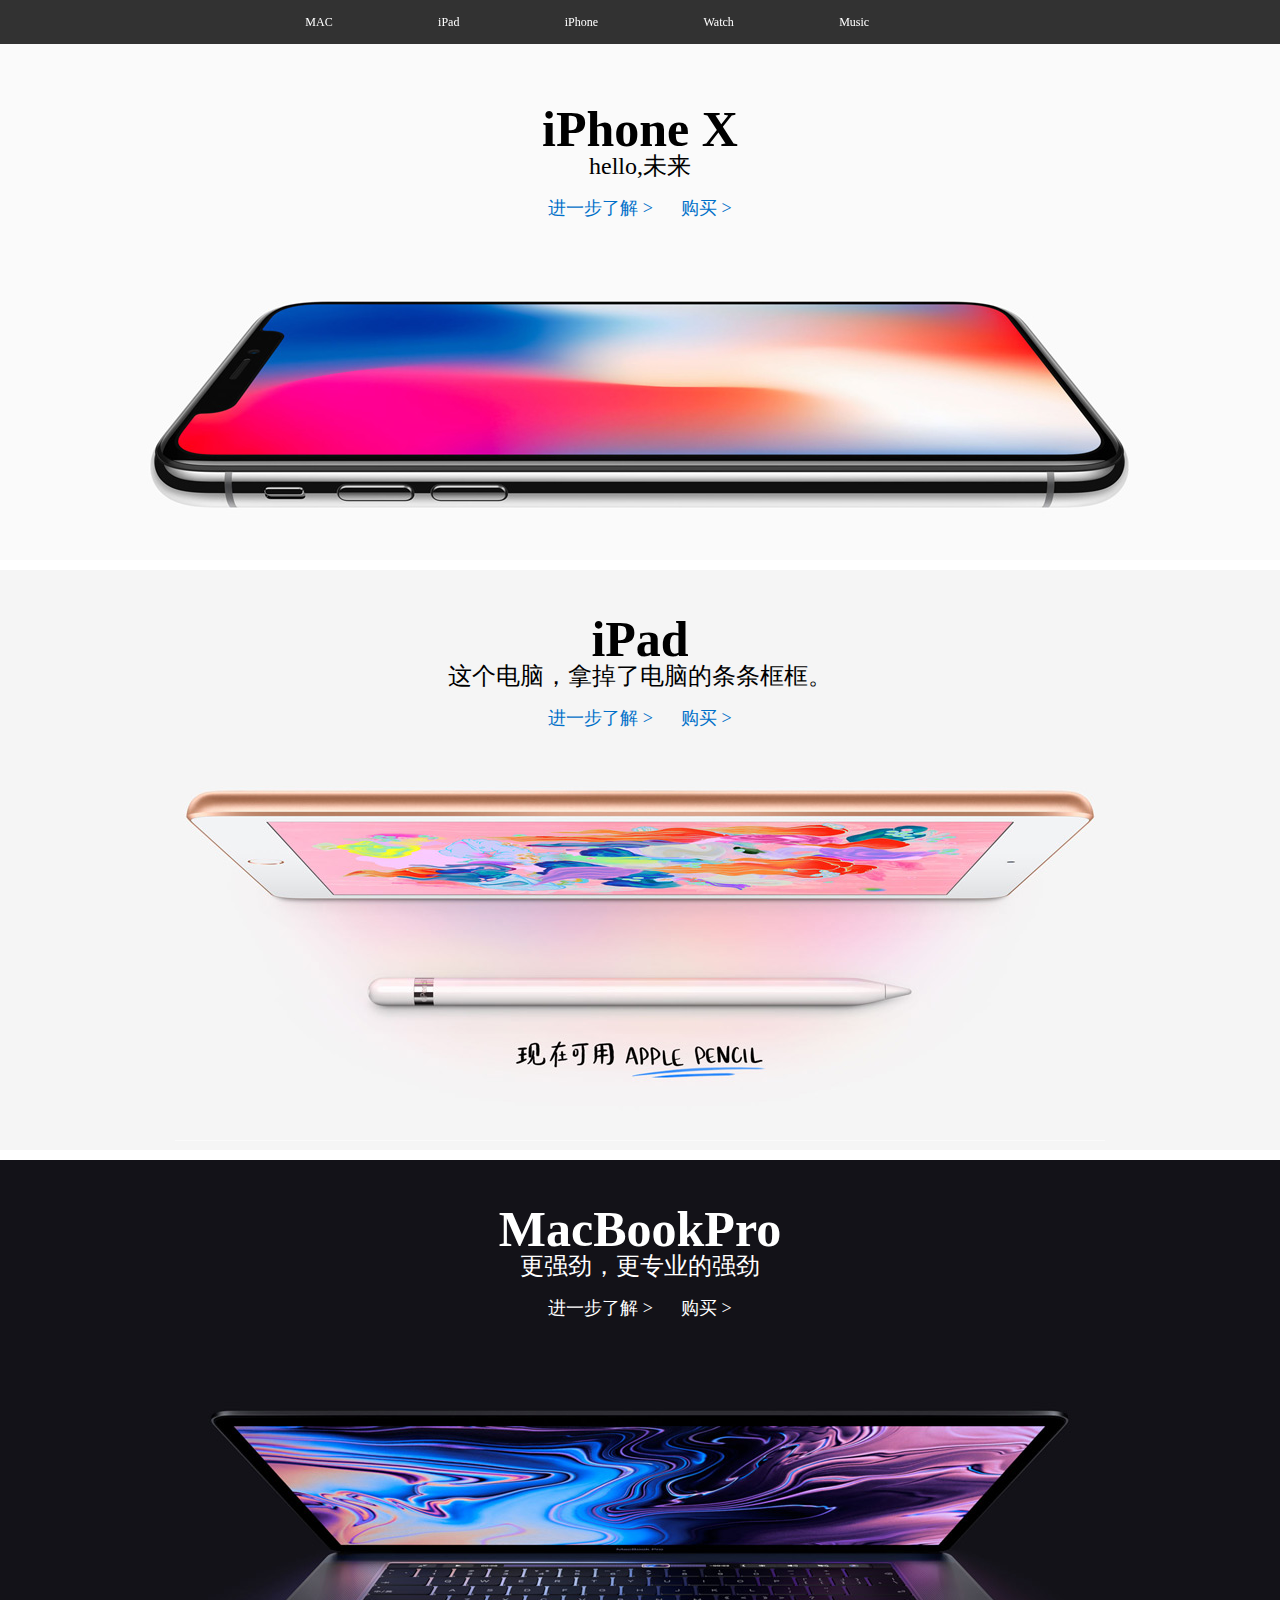
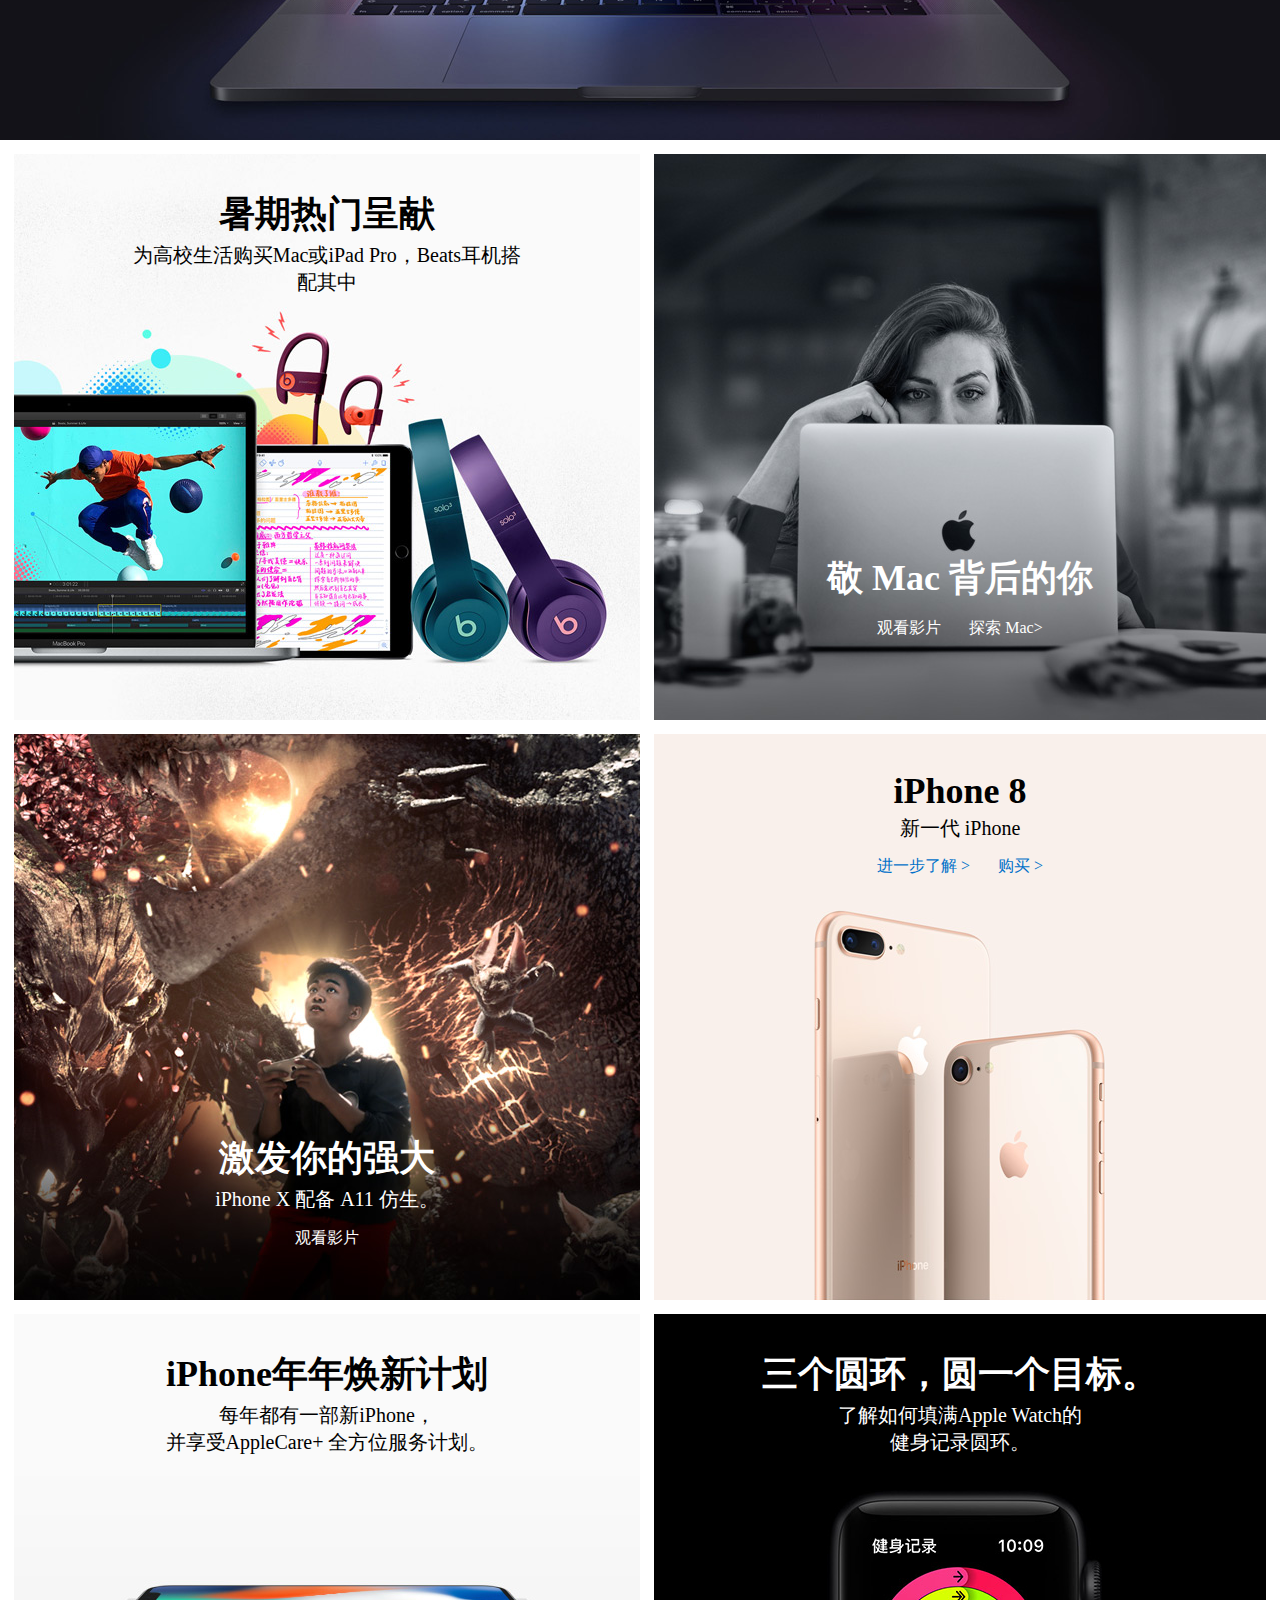
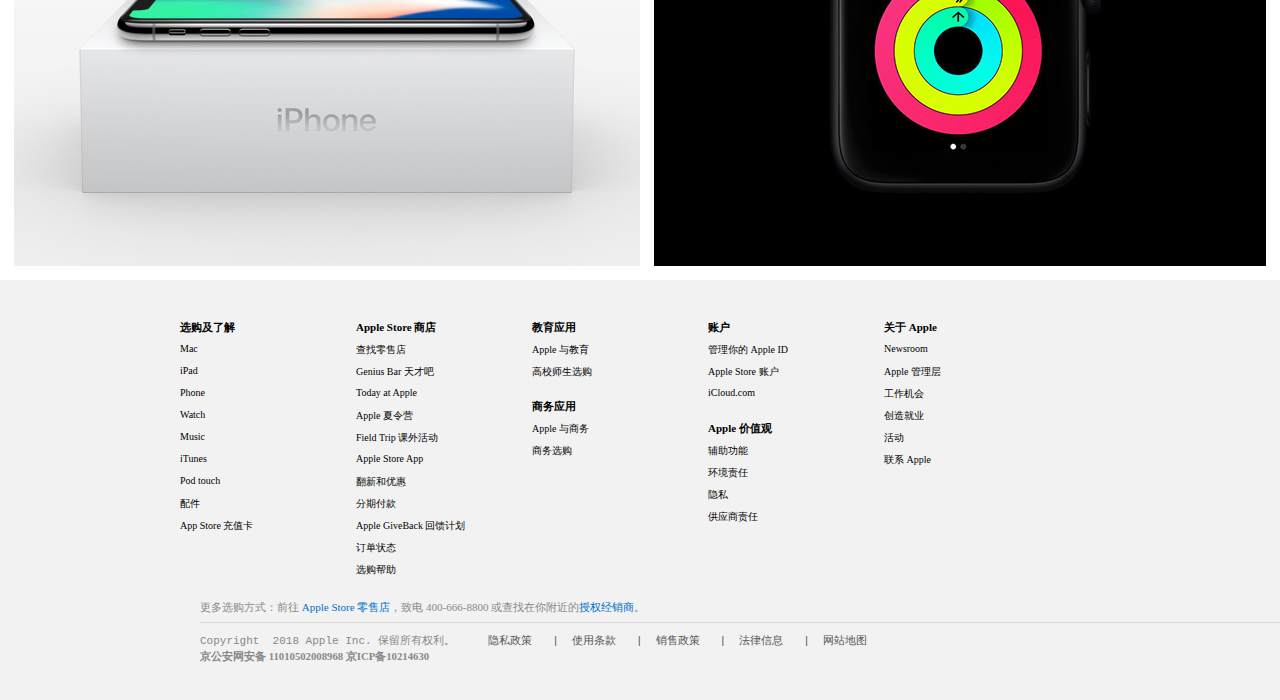
<file: index.html>
<!DOCTYPE html>
<html lang="en">
<head>
	<meta charset="UTF-8">
	<title>响应式布局</title>
	<link rel="stylesheet" href="https://at.alicdn.com/t/font_796730_83frengqdyp.css">
	<link rel="stylesheet" href="">
	<link rel="stylesheet" href="css/index.css">
	<script src="js/jquery-3.3.1.js"></script>

</head>
<body>
	<!-- 				阈值
	（普通手机）小小屏：小于768px;
	pad/小屏：小于768px - - 992px;
	普通桌面显示器/中屏：小于992px - - 1200px;
	大屏幕PC：1200px;
	 -->
	 <header>
	 	<a href="javascript:" class="iconfont icon-menu"></a>
		<a href="" class="list iconfont icon-apple"></a>
		<a href="" class="text">MAC</a>
		<a href="" class="text">iPad</a>
		<a href="" class="text">iPhone</a>
		<a href="" class="text">Watch</a>
		<a href="" class="text">Music</a>
		<a href="" class="text iconfont icon-sousuo"></a>
		<a href="" class="list iconfont icon-gouwudai"></a>
	</header>
	<!--下拉菜单-->
	<div class="push">
		<div class="texti">
			<input type="text" placeholder="搜索 apple.com">
			<i class="iconfont icon-sousuo" style="text-decoration: none"></i>
			<div class="cancel">取消</div>
		</div>
		<div class="blur">
			<div class="text">Mac</div>
			<div class="text">iPad</div>
			<div class="text">iPhone</div>
			<div class="text">Watch</div>
			<div class="text">Music</div>
			<p>技术支持</p>
		</div>
		<div class="focus">
			<p>快速链接</p>
			<div class="text">查找零店</div>
			<div class="text">配件</div>
			<div class="text">iPod</div>
			<div class="text">iOS</div>
		</div>

	</div>
	<div class="iphone-x">
		<h2>iPhone X</h2>
		<p>hello,未来</p>
		<div class="link">
			<a href="">进一步了解 &gt;</a>
			<a href="">购买 &gt;</a>
		</div>
	</div>
	<div class="ipad">
		<h2>iPad</h2>
		<p>这个电脑，拿掉了电脑的条条框框。</p>
		<div class="link">
			<a href="">进一步了解 &gt;</a>
			<a href="">购买 &gt;</a>
		</div>
	</div>
	<div class="macbookpro">
		<h2>MacBookPro</h2>
		<p>更强劲，更专业的强劲</p>
		<div class="link">
			<a href="">进一步了解 &gt;</a>
			<a href="">购买 &gt;</a>
		</div>
	</div>
	<div class="nav">
		<ul>
			<li>
				<h2>暑期热门呈献</h2>
				<p>为高校生活购买Mac或iPad Pro，Beats耳机搭<br>
				配其中</p>
			</li>
			<li>
				<h2>敬 Mac 背后的你</h2>
				<div class="play">
					<a href="">观看影片</a>
					<i class="iconfont icon-bofang"></i>
					<a href="" id="tansuo">探索 Mac&gt;</a>
				</div>
			</li>
			<li>
				<h2>激发你的强大</h2>
				<p>iPhone X 配备 A11 仿生。</p>
				<div class="play">
					<a href="">观看影片</a>
					<i class="iconfont icon-bofang"></i>
				</div>
			</li>
			<li>
				<h2>iPhone 8</h2>
				<p>新一代 iPhone</p>
				<div class="link">
					<a href="">进一步了解 &gt;</a>
					<a href="">购买 &gt;</a>
				</div>
			</li>
			<li>
				<h2>iPhone年年焕新计划</h2>
				<p>每年都有一部新iPhone，<br>
				并享受AppleCare+ 全方位服务计划。</p>
			</li>
			<li>
				<h2>三个圆环，圆一个目标。</h2>
				<p>了解如何填满Apple Watch的<br>
				健身记录圆环。</p>
			</li>
		</ul>
		<footer>
			<dl>
				<dt>选购及了解</dt>
				<a href=""><dd>Mac</dd></a>
				<a href=""><dd>iPad</dd></a>
				<a href=""><dd>Phone</dd></a>
				<a href=""><dd>Watch</dd></a>
				<a href=""><dd>Music</dd></a>
				<a href=""><dd>iTunes</dd></a>
				<a href=""><dd>Pod touch</dd></a>
				<a href=""><dd>配件</dd></a>
				<a href=""><dd>App Store 充值卡</dd></a>
			</dl>
			<dl>
				<dt>Apple Store 商店</dt>
				<a href=""><dd>查找零售店</dd></a>
				<a href=""><dd>Genius Bar 天才吧</dd></a>
				<a href=""><dd>Today at Apple</dd></a>
				<a href=""><dd>Apple 夏令营</dd></a>
				<a href=""><dd>Field Trip 课外活动</dd>		</a>
				<a href=""><dd>Apple Store App</dd></a>
				<a href=""><dd>翻新和优惠</dd></a>
				<a href=""><dd>分期付款</dd></a>
				<a href=""><dd>Apple GiveBack 回馈计划</dd></a>
				<a href=""><dd>订单状态</dd></a>
				<a href=""><dd>选购帮助</dd></a>
			</dl>
			<dl>
				<dt>教育应用</dt>
				<a href=""><dd>Apple 与教育</dd></a>
				<a href=""><dd>高校师生选购</dd></a>
				<dt>商务应用</dt>
				<a href=""><dd>Apple 与商务</dd></a>
				<a href=""><dd>商务选购</dd></a>
			</dl>
			<dl>
				<dt>账户</dt>
				<a href=""><dd>管理你的 Apple ID</dd></a>
				<a href=""><dd>Apple Store 账户</dd></a>
				<a href=""><dd>iCloud.com</dd></a>
				<dt>Apple 价值观</dt>
				<a href=""><dd>辅助功能</dd></a>
				<a href=""><dd>环境责任</dd></a>
				<a href=""><dd>隐私</dd></a>
				<a href=""><dd>供应商责任</dd></a>
			</dl>
			<dl>
				<dt>关于 Apple</dt>
				<a href=""><dd>Newsroom</dd></a>
				<a href=""><dd>Apple 管理层</dd></a>
				<a href=""><dd>工作机会</dd></a>
				<a href=""><dd>创造就业</dd></a>
				<a href=""><dd>活动</dd></a>
				<a href=""><dd>联系 Apple</dd></a>
			</dl>
			<div class="add">
				<ol>
					<li>选购及了解<a href="javascript:"><i class="iconfont icon-jiahao"></i></a></li>
					<div class="text_list">
						<a href="">Mac</a>
						<a href="">iPad</a>
						<a href="">Phone</a>
						<a href="">Watch</a>
						<a href="">Music</a>
						<a href="">iTunes</a>
						<a href="">Pod touch</a>
						<a href="">配件</a>
						<a href="">App Store 充值卡</a>
					</div>
					<li>Apple Store 商店 <a href="javascript:"><i class="iconfont icon-jiahao"></i></a></li>
					<div class="text_list">
						<a href="">查找零售店</a>
						<a href="">Genius Bar 天才吧</a>
						<a href="">Today at Apple</a>
						<a href="">Apple 夏令营</a>
						<a href="">Field Trip 课外活动	</a>
						<a href="">Apple Store App</a>
						<a href="">翻新和优惠</a>
						<a href="">分期付款</a>
						<a href="">Apple GiveBack 回馈计划</a>
						<a href="">订单状态</a>
						<a href="">选购帮助</a>
					</div>
					<li>教育应用 <a href="javascript:"><i class="iconfont icon-jiahao"></i></a></li>
					<div class="text_list">
						<a href="">Apple 与教育</a>
						<a href="">高校师生选购</a>
					</div>
					<li>商务应用 <a href="javascript:"><i class="iconfont icon-jiahao"></i></a></li>
					<div class="text_list">
						<a href="">Apple 与商务</a>
						<a href="">商务选购</a>
					</div>
					<li>账户 <a href="javascript:"><i class="iconfont icon-jiahao"></i></a></li>
					<div class="text_list">
						<a href="">管理你的 Apple ID</a>
						<a href="">Apple Store 账户</a>
						<a href="">iCloud.com</a>
					</div>
					<li>Apple 价值观 <a href="javascript:"><i class="iconfont icon-jiahao"></i></a></li>
					<div class="text_list">
						<a href="">辅助功能</a>
						<a href="">环境责任</a>
						<a href="">隐私</a>
						<a href="">供应商责任</a>
					</div>
					<li>关于 Apple <a href="javascript:"><i class="iconfont icon-jiahao"></i></a></li>
					<div class="text_list">
						<a href="">Newsroom</a>
						<a href="">Apple 管理层</a>
						<a href="">工作机会</a>
						<a href="">创造就业</a>
						<a href="">活动</a>
						<a href="">联系 Apple</a>
					</div>
				</ol>
			</div>
		</footer>
		<div class="foot">
			<div class="bottom">
				<p>更多选购方式：前往 <a href="">Apple Store 零售店</a>，致电 400-666-8800 或查找在你附近的<a href="">授权经销商</a>。</p>
				<pre>Copyright  2018 Apple Inc. 保留所有权利。
				<a href="">  隐私政策   <span>|</span></a>
				<a href="">  使用条款   <span>|</span></a>
				<a href="">  销售政策   <span>|</span></a>
				<a href="">  法律信息   <span>|</span></a>
				<a href="">  网站地图</a>
				<i class="iconfont icon-yuyan-zhongguo"></i>
				<a href="">中国</a>
				</pre>
				<h6>京公安网安备 11010502008968 京ICP备10214630</h6>
			</div>
		</div>
		<div class="foot-mix">
			<div class="bottom">
				<p>更多选购方式：前往 <a href="">Apple Store 零售店</a>，致电 400-666-8800 或查找在你附近的<a href="">授权经销商</a>。</p>
				<div class="china">
					<i class="iconfont icon-yuyan-zhongguo"></i>
					<a href="">中国</a>
				</div>
				<pre>Copyright  2018 Apple Inc. 保留所有权利。</pre>
				<div class="flower">
					<a href="">  隐私政策   <span>|</span></a>
					<a href="">  使用条款   <span>|</span></a>
					<a href="">  销售政策   <span>|</span></a>
					<a href="">  法律信息   <span>|</span></a>
					<a href="">  网站地图</a>
				</div>
				<h6>京公安网安备 11010502008968 京ICP备10214630</h6>
			</div>
		</div>
	</div>
	<script src="js/jq.js"></script>
</body>
</html>
</file>
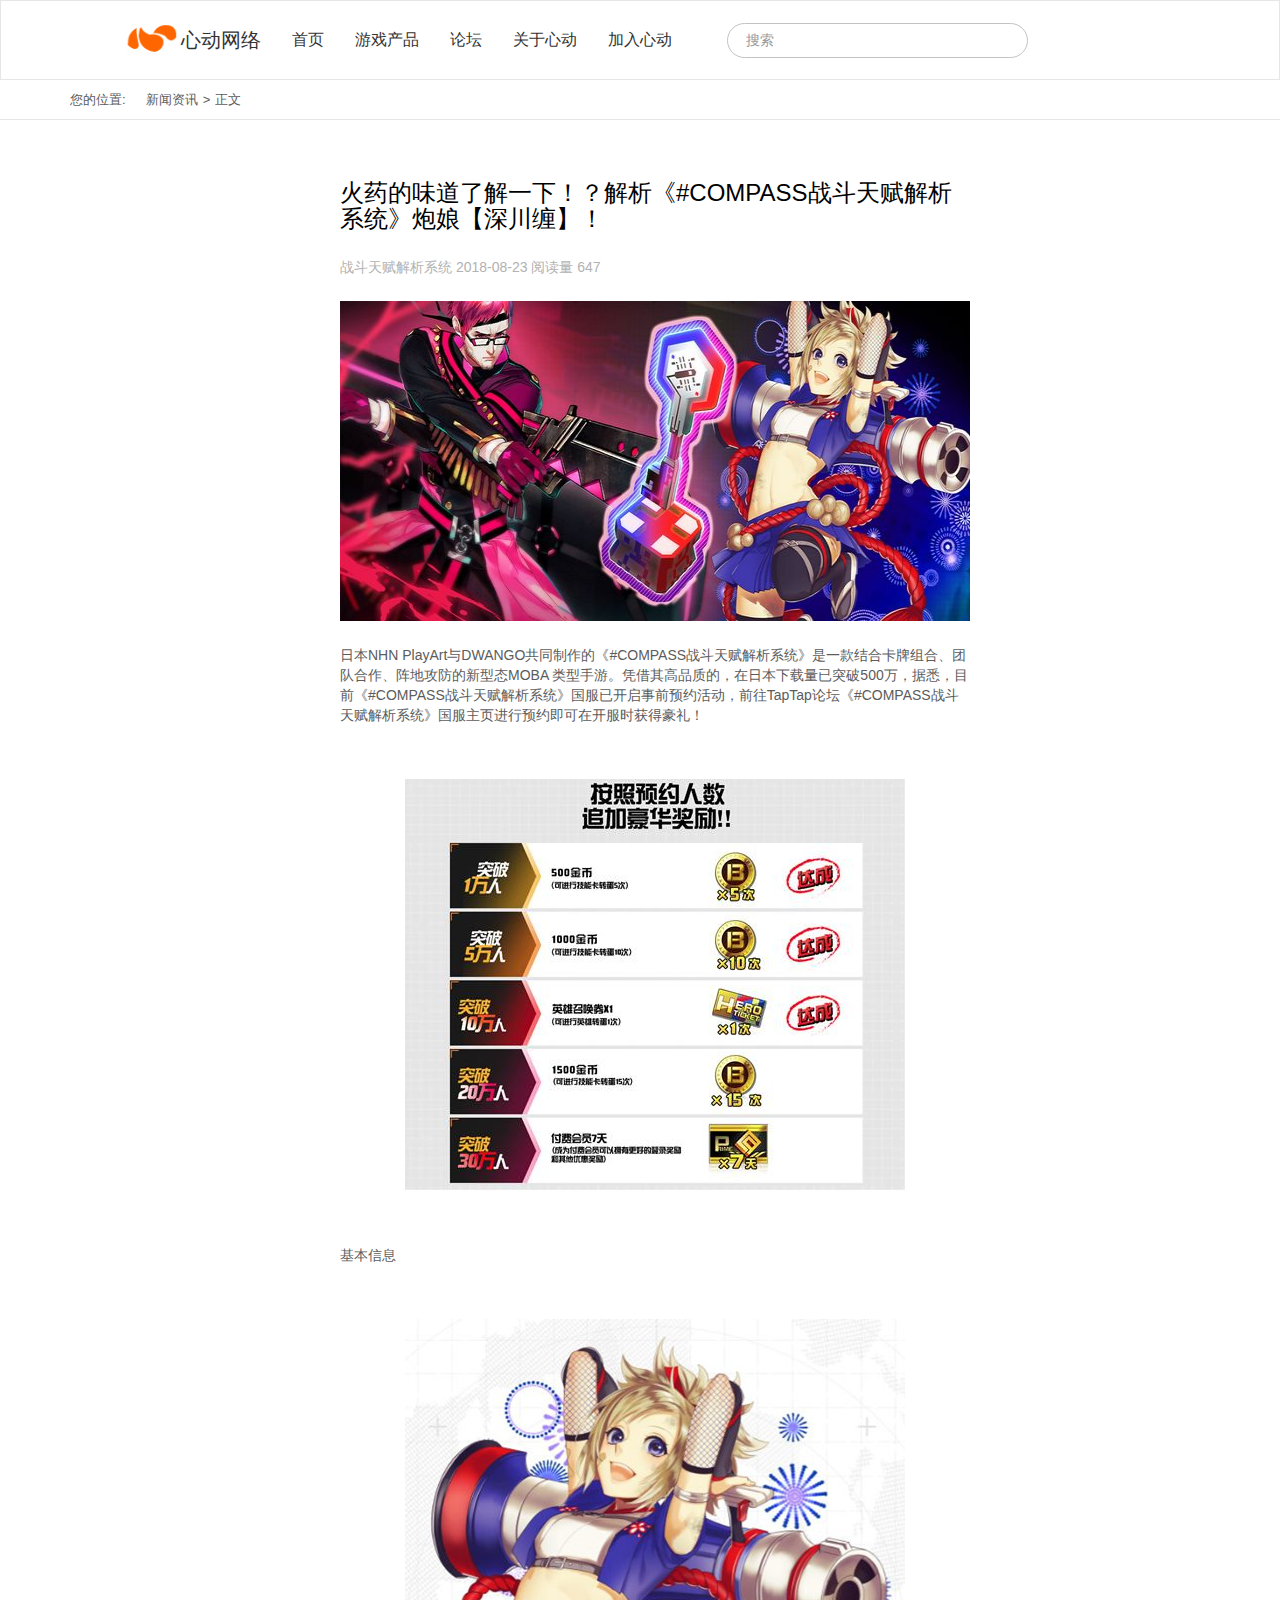
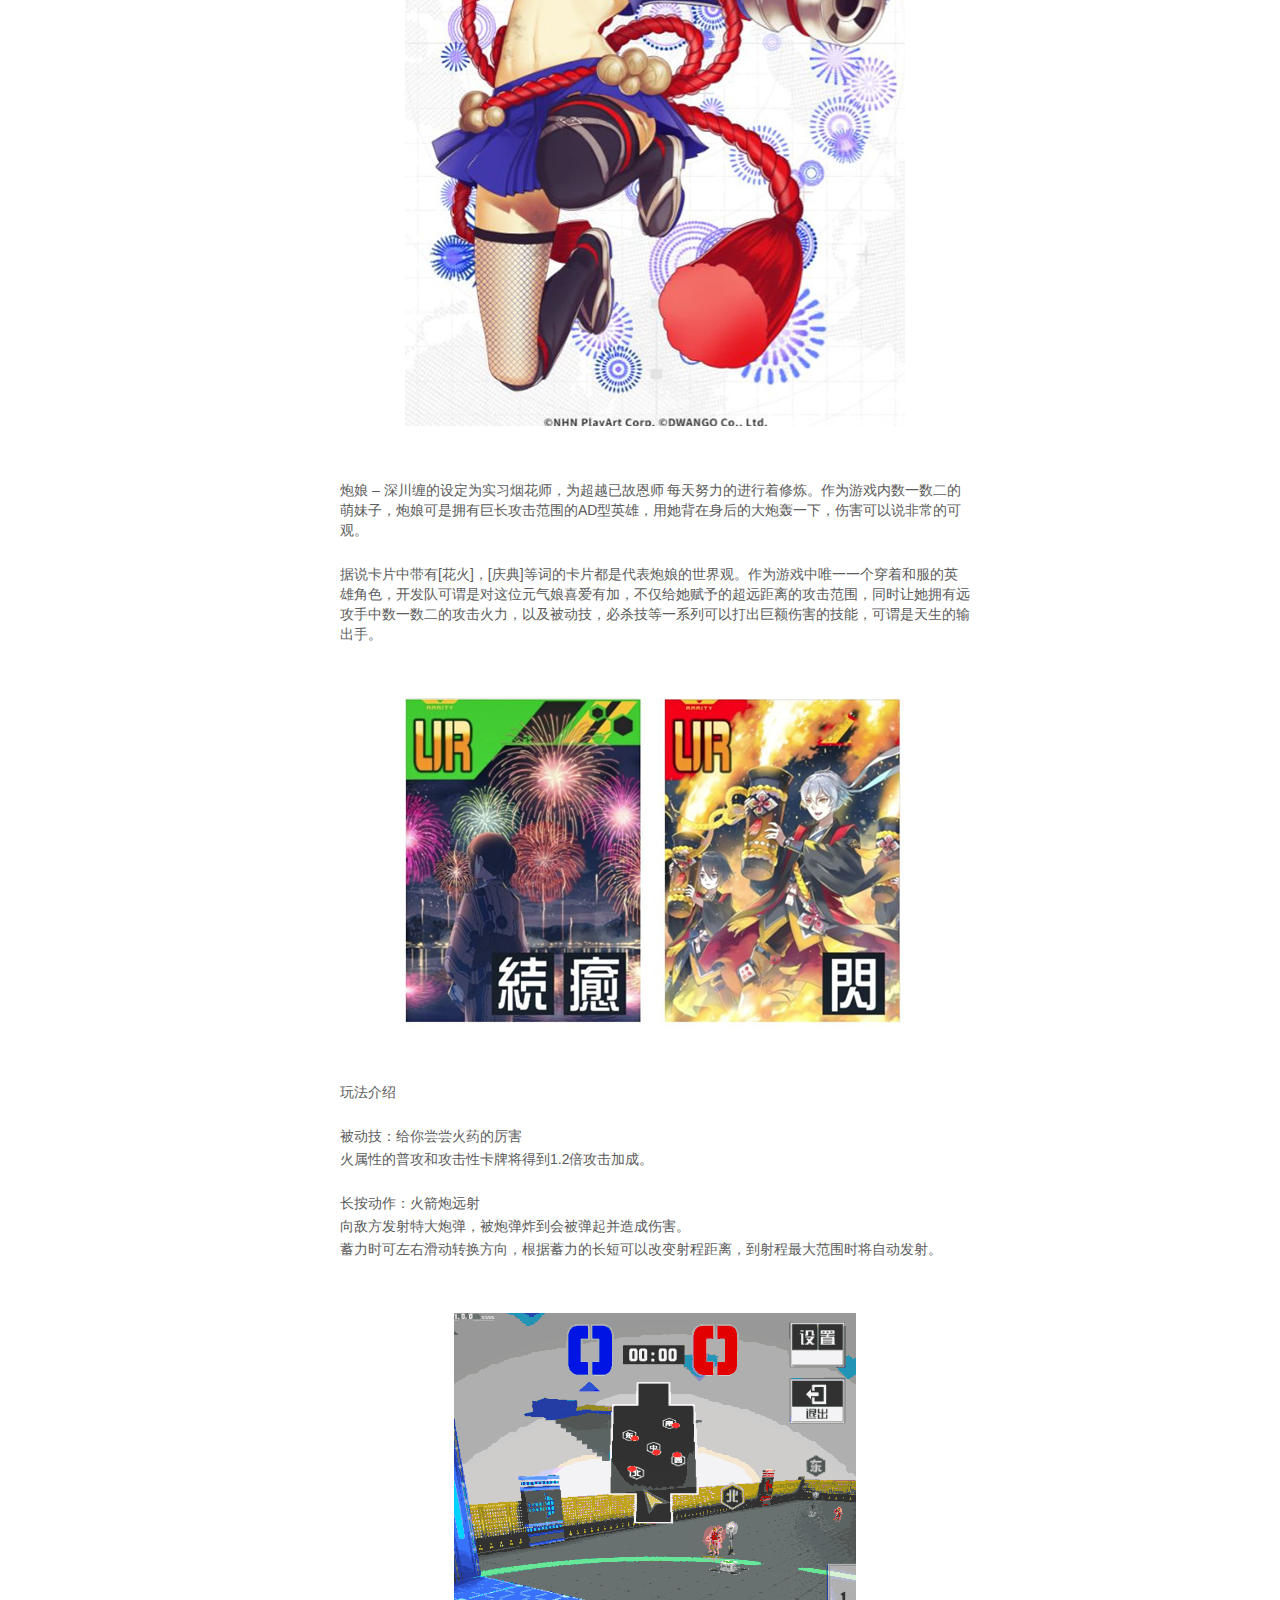
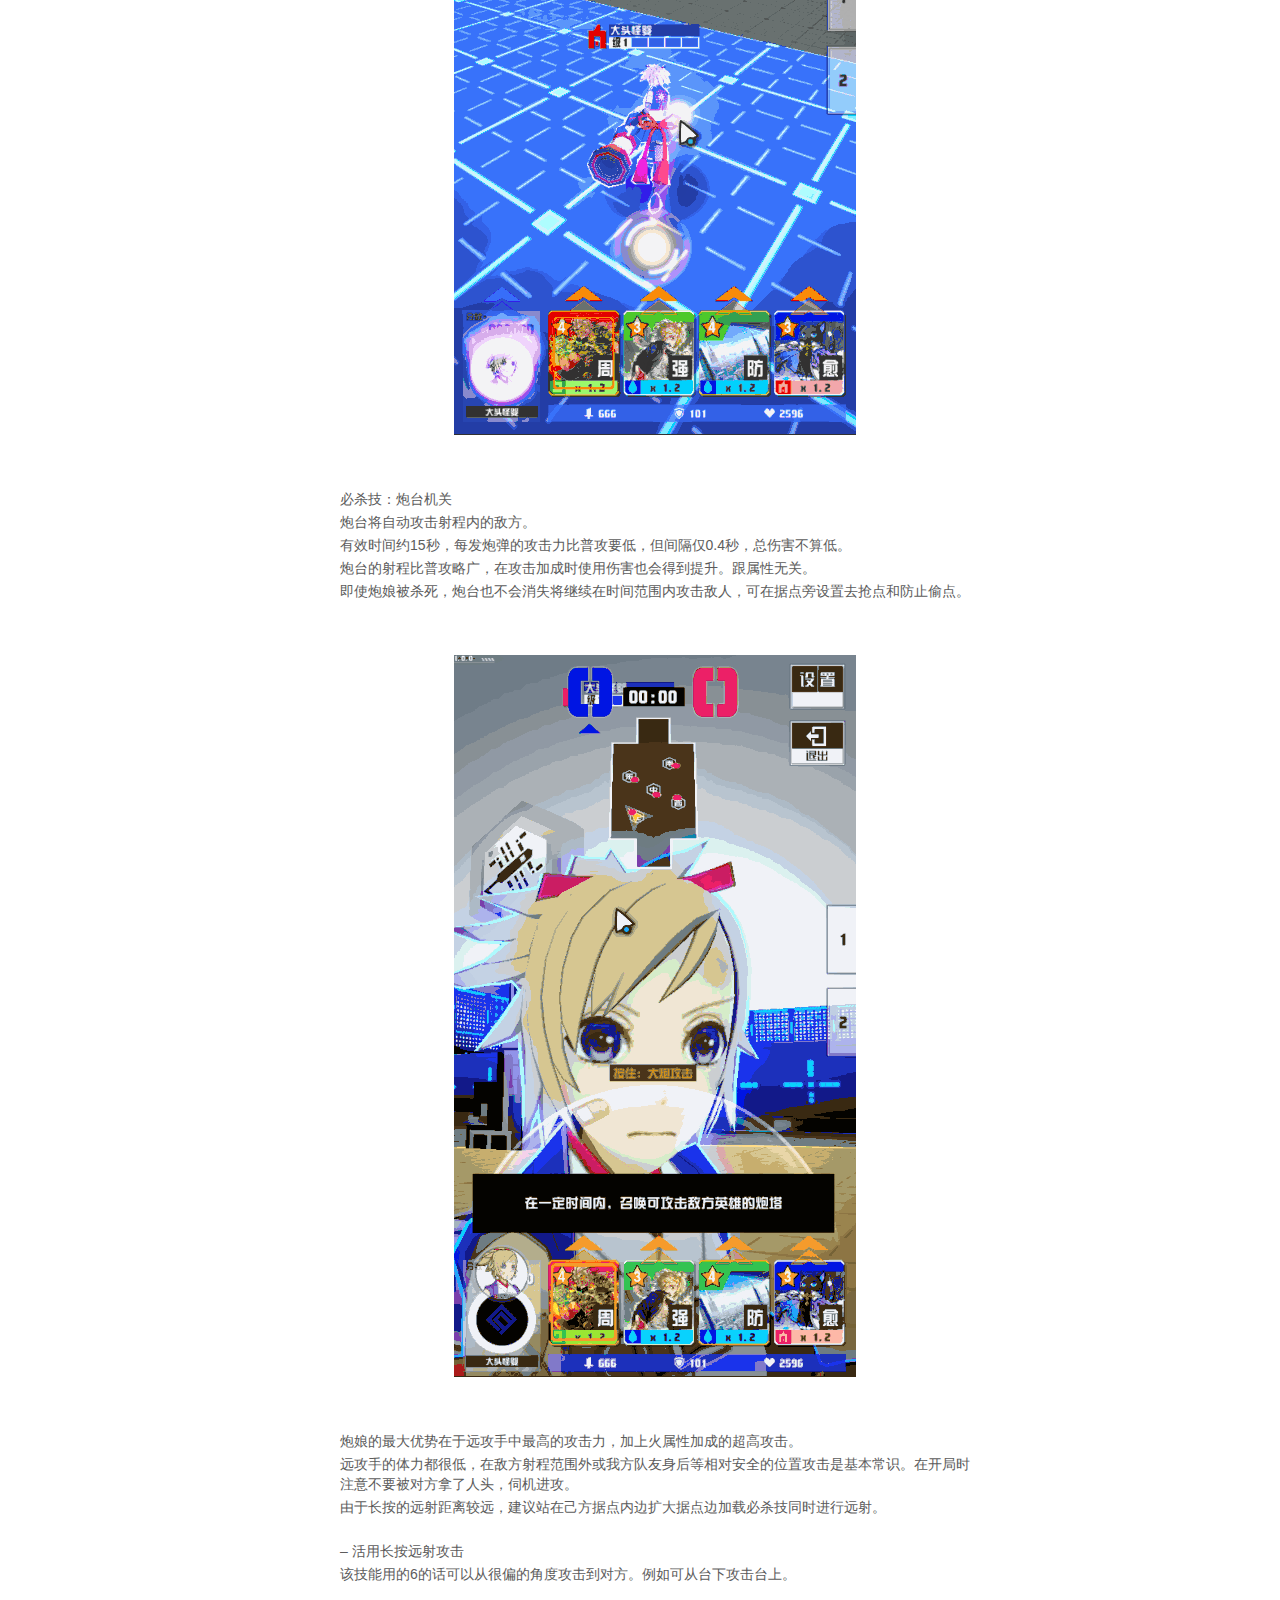
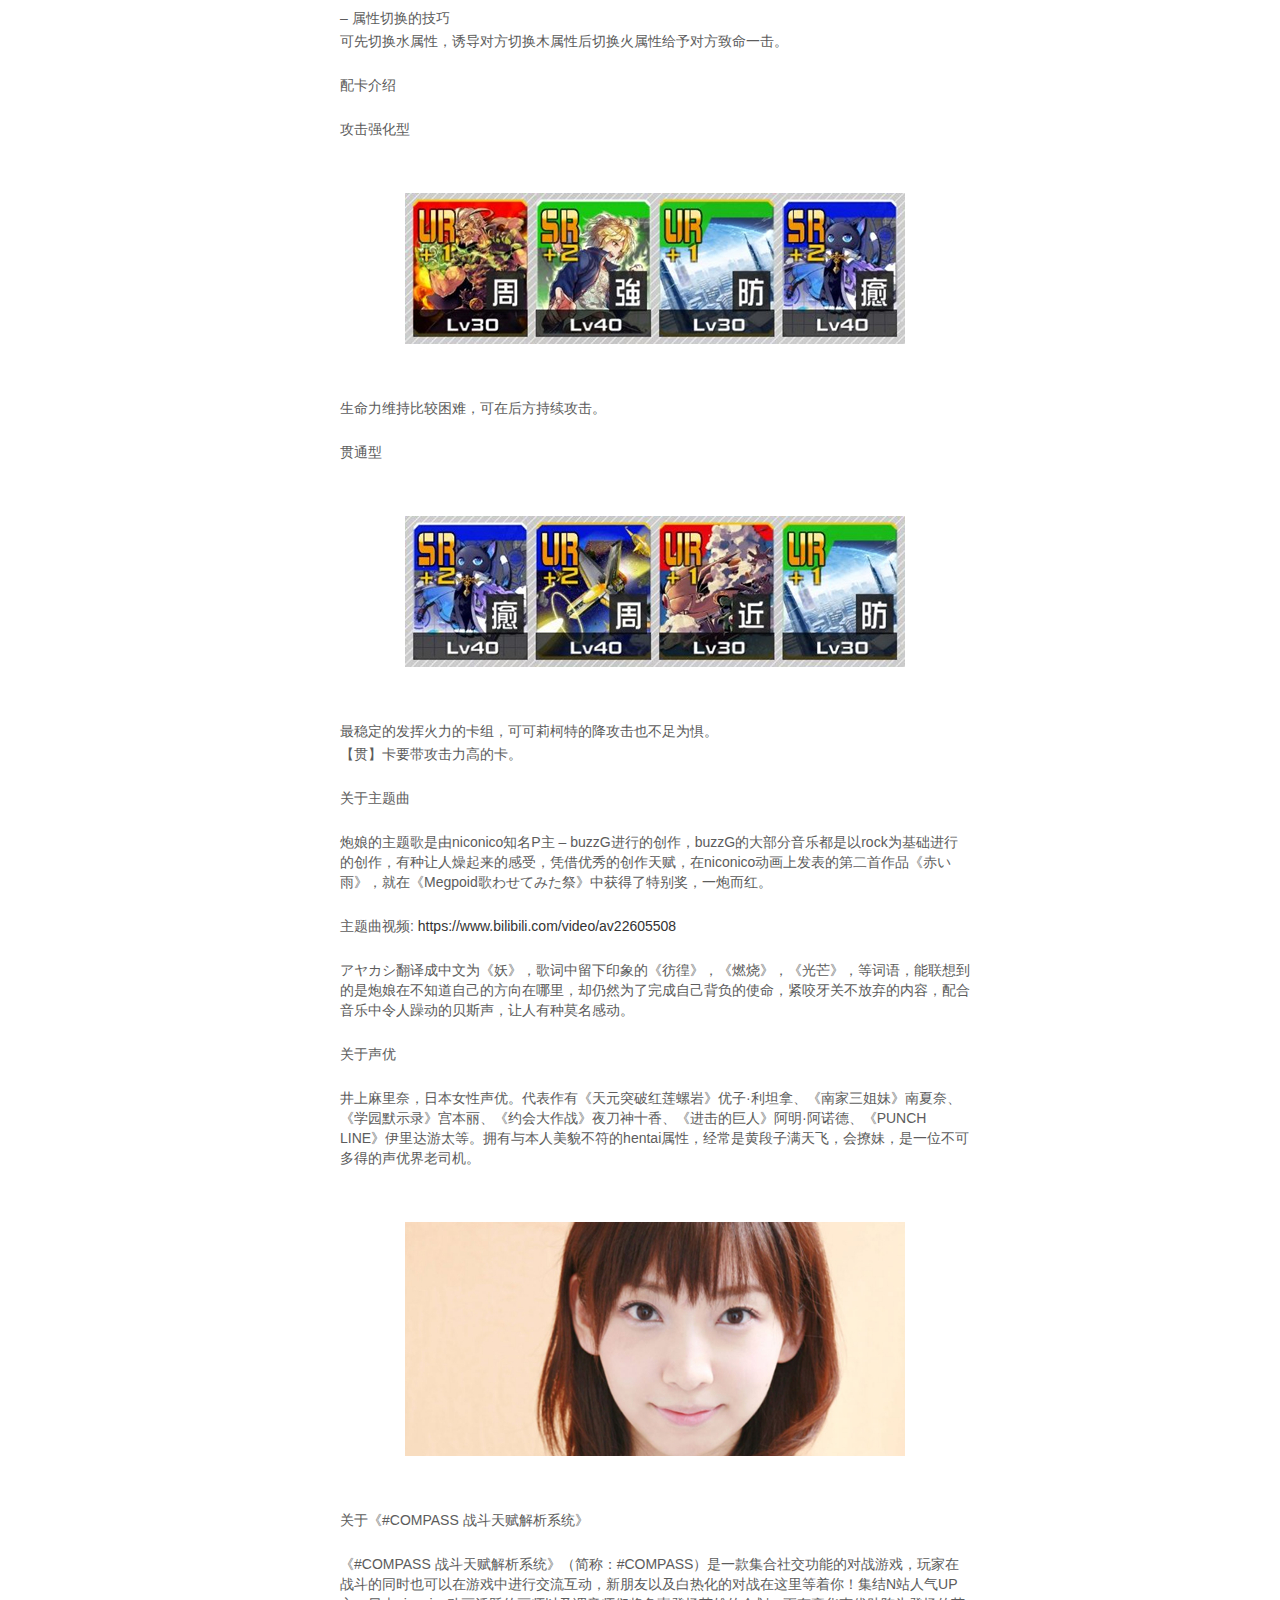
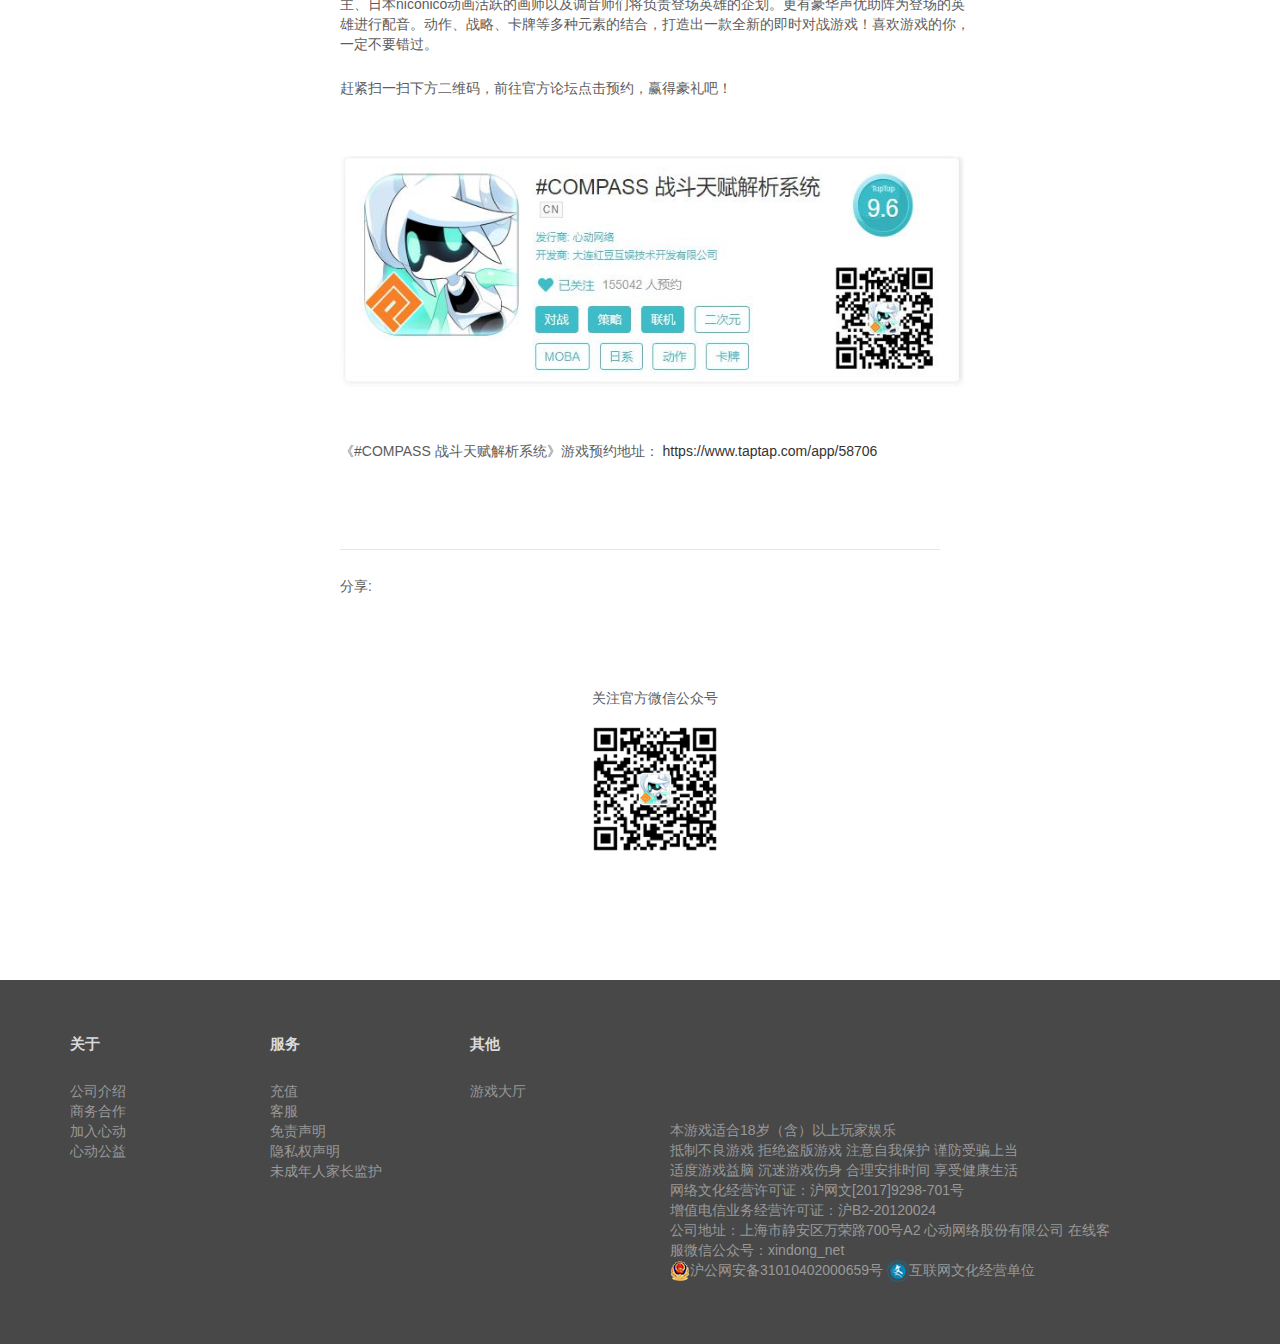
<file: js/企业站/detail.html>
<!DOCTYPE html>
<html lang="en">
<head>
    <meta charset="UTF-8">
    <title>详情</title>

    <link rel="stylesheet" href="css/detail.css">
    <link rel="stylesheet" href="css/bootstrap.css">
	<link rel="stylesheet" href="css/base.css">
    <link rel="stylesheet" href="https://at.alicdn.com/t/font_809593_wknhb01iho9.css">
</head>
<body>
	<!-- 导航栏开始 -->
	<nav>
		<div class="container">
			<div href="" class="list-title">
				<i class="iconfont icon-liebiao1"></i>
				<img src="img/icon-60.jpg" alt="">
				<span>心动网络</span>
			</div>
			<div href="" class="list-game">
				<span>GAME</span>
				<i class="iconfont icon-grey"></i>
			</div>
			<a href="index.html" class="list-text">首页</a>
			<a href="list.html" class="list-text">游戏产品</a>
			<a href="forum.html" class="list-text">论坛</a>
			<a href="" class="list-text">关于心动</a>
			<a href="" class="list-text">加入心动</a>
			<input type="text" placeholder="搜索" class="search">
			<i class="iconfont icon-sousuo"></i>
			<div href="" class="list-person" >
				<i class="iconfont icon-ren1"></i>
				<i class="iconfont icon-icon"></i>
			</div>
		</div>
	</nav>	
	<!-- 导航栏结束 -->
	<!-- 标题开始 -->
	<div class="header">
		<div class="container">
			<ul>
				<li>您的位置:</li>
				<li>新闻资讯</li>
				<li>></li>
				<li>正文</li>
			</ul>
		</div>
	</div>
	<!-- 标题结束 -->
	<!-- 内容开始 -->
	<div class="contact">
		<div class="container">
			<ul>
				<li><h1>
					火药的味道了解一下！？解析《#COMPASS战斗天赋解析系统》炮娘【深川缠】！
				</h1></li>
				<li>战斗天赋解析系统 2018-08-23 阅读量 647</li>
				<li><img src="img/1.jpg" alt=""></li>
				<li>日本NHN PlayArt与DWANGO共同制作的《#COMPASS战斗天赋解析系统》是一款结合卡牌组合、团队合作、阵地攻防的新型态MOBA 类型手游。凭借其高品质的，在日本下载量已突破500万，据悉，目前《#COMPASS战斗天赋解析系统》国服已开启事前预约活动，前往TapTap论坛《#COMPASS战斗天赋解析系统》国服主页进行预约即可在开服时获得豪礼！</li>
				<li class="picture"><img src="img/contact-1.jpg" alt=""></li>
				<li>基本信息</li>
				<li class="picture"><img src="img/contact-2.jpg" alt=""></li>
				<li>炮娘 – 深川缠的设定为实习烟花师，为超越已故恩师 每天努力的进行着修炼。作为游戏内数一数二的萌妹子，炮娘可是拥有巨长攻击范围的AD型英雄，用她背在身后的大炮轰一下，伤害可以说非常的可观。</li>
				<li>据说卡片中带有[花火]，[庆典]等词的卡片都是代表炮娘的世界观。作为游戏中唯一一个穿着和服的英雄角色，开发队可谓是对这位元气娘喜爱有加，不仅给她赋予的超远距离的攻击范围，同时让她拥有远攻手中数一数二的攻击火力，以及被动技，必杀技等一系列可以打出巨额伤害的技能，可谓是天生的输出手。</li>
				<li class="picture"><img src="img/contact-3.jpg" alt=""></li>
				<li>玩法介绍</li>
				<li>
					<p>被动技：给你尝尝火药的厉害</p>
					<p>火属性的普攻和攻击性卡牌将得到1.2倍攻击加成。</p>
				</li>
				<li>
					<p>长按动作：火箭炮远射</p>
					<p>向敌方发射特大炮弹，被炮弹炸到会被弹起并造成伤害。</p>
					<p>蓄力时可左右滑动转换方向，根据蓄力的长短可以改变射程距离，到射程最大范围时将自动发射。</p>
				</li>
				<li class="picture"><img src="img/contact-4.gif" alt=""></li>
				<li>
					<p>必杀技：炮台机关</p>
					<p>炮台将自动攻击射程内的敌方。</p>
					<p>有效时间约15秒，每发炮弹的攻击力比普攻要低，但间隔仅0.4秒，总伤害不算低。</p>
					<p>炮台的射程比普攻略广，在攻击加成时使用伤害也会得到提升。跟属性无关。</p>
					<p>即使炮娘被杀死，炮台也不会消失将继续在时间范围内攻击敌人，可在据点旁设置去抢点和防止偷点。</p>
				</li>
				<li class="picture"><img src="img/contact-5.gif" alt=""></li>
				<li>
					<p>炮娘的最大优势在于远攻手中最高的攻击力，加上火属性加成的超高攻击。
					</p>
					<p>远攻手的体力都很低，在敌方射程范围外或我方队友身后等相对安全的位置攻击是基本常识。在开局时注意不要被对方拿了人头，伺机进攻。</p>
					<p>由于长按的远射距离较远，建议站在己方据点内边扩大据点边加载必杀技同时进行远射。</p>
				</li>
				<li>
					<p>– 活用长按远射攻击</p>
					<p>该技能用的6的话可以从很偏的角度攻击到对方。例如可从台下攻击台上。</p>
				</li>
				<li>
					<p>– 属性切换的技巧</p>
					<p>可先切换水属性，诱导对方切换木属性后切换火属性给予对方致命一击。</p>
				</li>
				<li>配卡介绍</li>
				<li>攻击强化型</li>
				<li class="picture"><img src="img/contact-6.jpg" alt=""></li>
				<li>生命力维持比较困难，可在后方持续攻击。</li>
				<li>贯通型</li>
				<li class="picture"><img src="img/contact-7.jpg" alt=""></li>
				<li>
					<p>最稳定的发挥火力的卡组，可可莉柯特的降攻击也不足为惧。</p>
					<p>【贯】卡要带攻击力高的卡。</p>
				</li>
				<li>关于主题曲</li>
				<li>炮娘的主题歌是由niconico知名P主 – buzzG进行的创作，buzzG的大部分音乐都是以rock为基础进行的创作，有种让人燥起来的感受，凭借优秀的创作天赋，在niconico动画上发表的第二首作品《赤い雨》，就在《Megpoid歌わせてみた祭》中获得了特别奖，一炮而红。</li>
				<li>主题曲视频:<a href="https://www.bilibili.com/video/av22605508"> https://www.bilibili.com/video/av22605508</a></li>
				<li>アヤカシ翻译成中文为《妖》，歌词中留下印象的《彷徨》，《燃烧》，《光芒》，等词语，能联想到的是炮娘在不知道自己的方向在哪里，却仍然为了完成自己背负的使命，紧咬牙关不放弃的内容，配合音乐中令人躁动的贝斯声，让人有种莫名感动。
				</li>
				<li>关于声优</li>
				<li>井上麻里奈，日本女性声优。代表作有《天元突破红莲螺岩》优子·利坦拿、《南家三姐妹》南夏奈、《学园默示录》宫本丽、《约会大作战》夜刀神十香、《进击的巨人》阿明·阿诺德、《PUNCH LINE》伊里达游太等。拥有与本人美貌不符的hentai属性，经常是黄段子满天飞，会撩妹，是一位不可多得的声优界老司机。</li>
				<li class="picture"><img src="img/contact-8.jpg" alt=""></li>
				<li>关于《#COMPASS 战斗天赋解析系统》</li>
				<li>《#COMPASS 战斗天赋解析系统》（简称：#COMPASS）是一款集合社交功能的对战游戏，玩家在战斗的同时也可以在游戏中进行交流互动，新朋友以及白热化的对战在这里等着你！集结N站人气UP主、日本niconico动画活跃的画师以及调音师们将负责登场英雄的企划。更有豪华声优助阵为登场的英雄进行配音。动作、战略、卡牌等多种元素的结合，打造出一款全新的即时对战游戏！喜欢游戏的你，一定不要错过。</li>
				<li>赶紧扫一扫下方二维码，前往官方论坛点击预约，赢得豪礼吧！</li>
				<li class="picture"><img src="img/contact-9.jpg" alt=""></li>
				<li>
					《#COMPASS 战斗天赋解析系统》游戏预约地址： <a href="https://www.taptap.com/app/58706">https://www.taptap.com/app/58706</a>
				</li>
			</ul>
			<div class="share">
				<p>分享:</p>
				<i class="iconfont icon-qzone"></i>
				<i class="iconfont icon-weixin1"></i>
				<i class="iconfont icon-xinlang"></i>
			</div>
			<div class="code">
				<p>关注官方微信公众号</p>
				<img src="img/contact-10.jpg" alt="">
			</div>
		</div>
	</div>
	<!-- 内容结束 -->
	<!-- 小屏底部开始 -->
	<div class="footer">
		<div class="container">
			<div class="text">
				<a href="">关于心动 </a>
				<a href="">新闻资讯 </a>
				<a href="">加入心动 </a>
				<a href="">微信关注 </a>
				<a href="">免责声明 </a>
				<a href="">隐私权声明 </a>
				<a href="">未成年人家长监护</a>
			</div>
			<p>本游戏适合18岁（含）以上玩家娱乐 </p>
			<p>抵制不良游戏，拒绝盗版游戏。注意自我保护，谨防受骗上当。适度游戏益脑，沉迷游戏伤身。合理安排时间，享受健康生活。 </p>
			<p><a href="">网络文化经营许可证：沪网文[2017]9298-701号</a> &nbsp;&nbsp; 公司地址：上海市静安区万荣路700号A2</p>
			<p><a href=""><img src="img/culture.png" alt="">互联网文化经营单位</a>  Copyright ©2018 All Rights Reserved xd.com &nbsp;&nbsp;<span>心动网络股份有限公司</span></p>
			<p>心动网络股份有限公司</p>
		</div>
	</div>
	<!-- 小屏底部结束 -->
	<!-- 中屏大屏底部开始 -->
	<div class="bottom">
		<div class="container">
			<div class="head">
				<dl>
					<dt>关于</dt>
					<dd><a href="">公司介绍</a></dd>
					<dd><a href="">商务合作</a></dd>
					<dd><a href="">加入心动</a></dd>
					<dd><a href="">心动公益</a></dd>
				</dl>
				<dl>
					<dt>服务</dt>
					<dd><a href="">充值</a></dd>
					<dd><a href="">客服</a></dd>
					<dd><a href="">免责声明</a></dd>
					<dd><a href="">隐私权声明</a></dd>
					<dd><a href="">未成年人家长监护</a></dd>
				</dl>
				<dl>
					<dt>其他</dt>
					<dd><a href="">游戏大厅</a></dd>
				</dl>
				<dl>
					<dt>
						<i class="iconfont icon-weixin"></i>
						<i class="iconfont icon-xinlang1"></i>
						<i class="iconfont icon-youxiang"></i>
					</dt>
					<dd>
						本游戏适合18岁（含）以上玩家娱乐
					</dd>
					<dd>
						抵制不良游戏 拒绝盗版游戏 注意自我保护 谨防受骗上当
					</dd>
					<dd>
						适度游戏益脑 沉迷游戏伤身 合理安排时间 享受健康生活
					</dd>
					<dd>
						<a href="">网络文化经营许可证：沪网文[2017]9298-701号 </a>
					</dd>
					<dd>
						<a href="">增值电信业务经营许可证：沪B2-20120024</a>
					</dd>
					<dd>
						公司地址：上海市静安区万荣路700号A2 心动网络股份有限公司 在线客服微信公众号：xindong_net
					</dd>
					<dd>
						<a href=""><img src="img/police.png" alt="">沪公网安备31010402000659号</a>
					<a href=""><img src="img/culture.png" alt="">互联网文化经营单位</a> 
					</dd>
				</dl>
			</div>
		</div>
	</div>
	<!-- 中屏大屏底部结束 -->
	<div class="back">
		<i class="iconfont icon-fanhuidingbu"></i><!-- 返回顶部 -->
	</div>
</body>
</html>
</file>
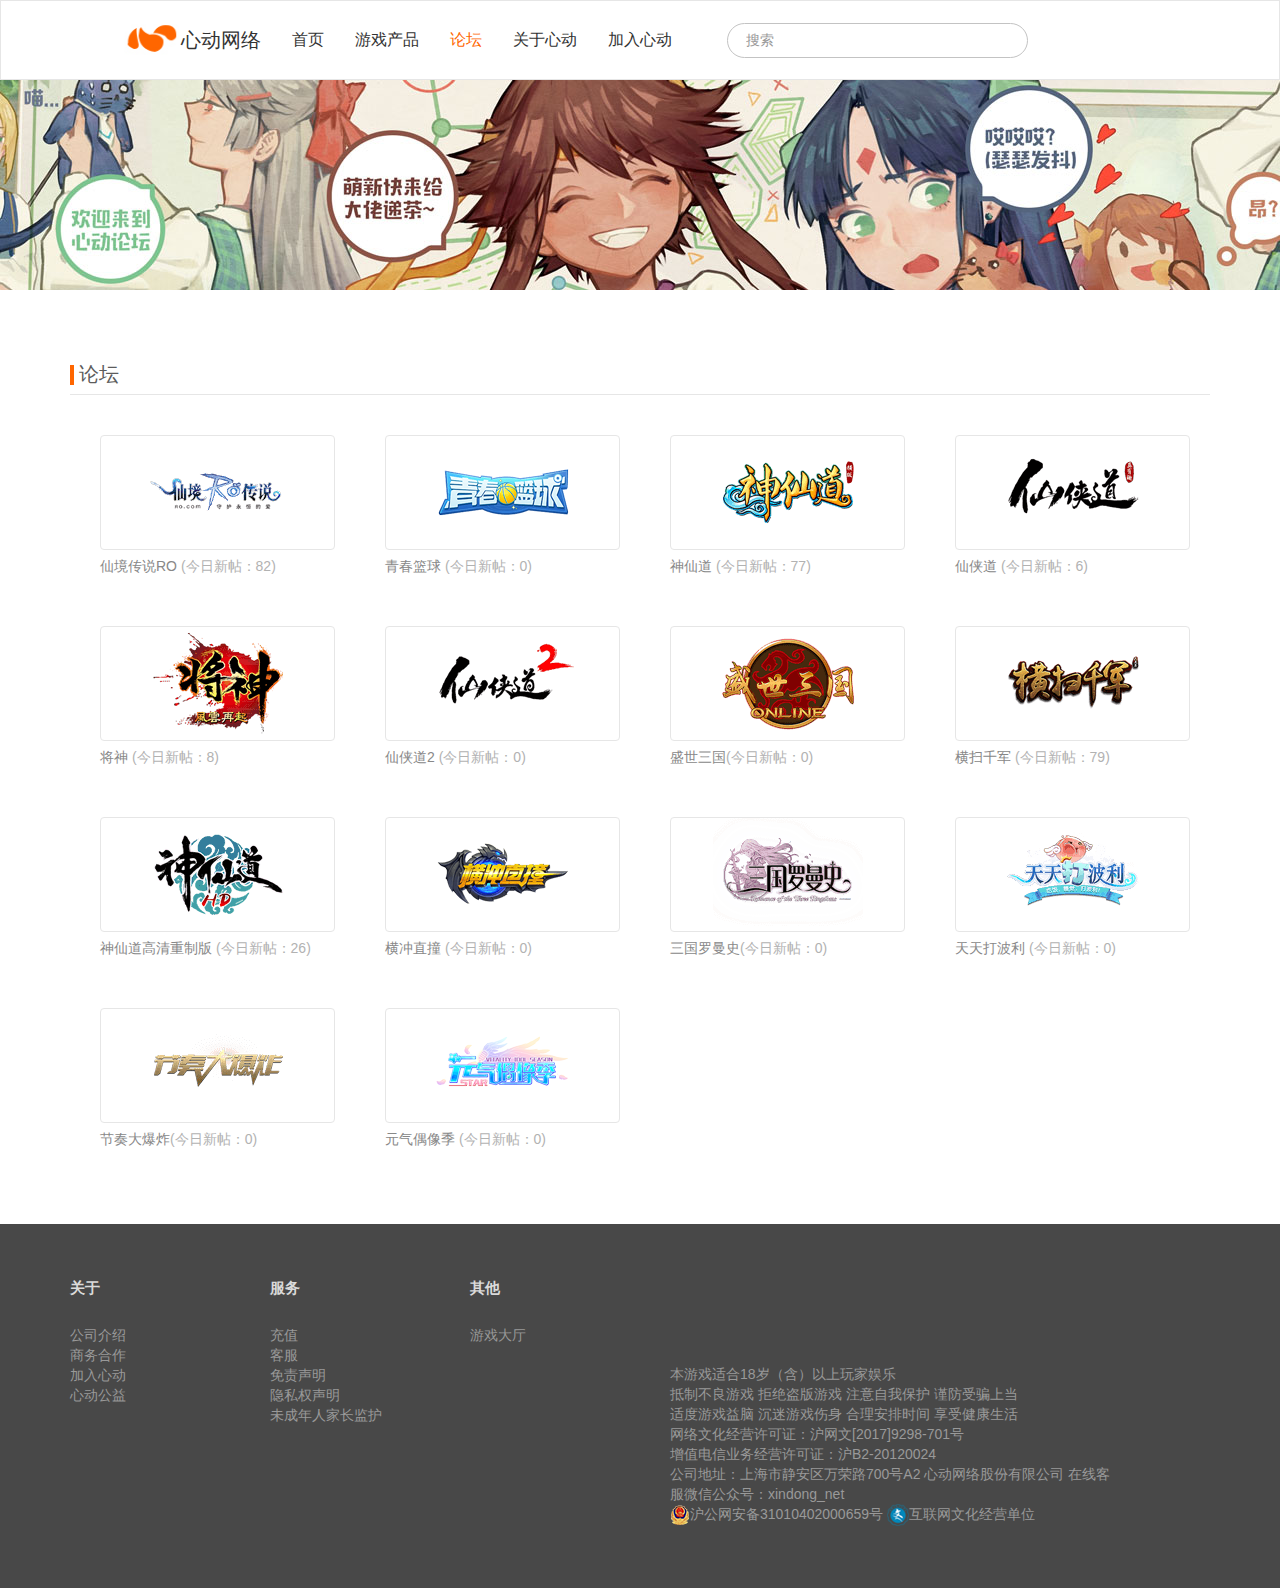
<file: js/企业站/forum - 副本.html>
<!DOCTYPE html>
<html lang="en">
<head>
    <meta charset="UTF-8">
    <title>论坛</title>

    <link rel="stylesheet" href="css/forum.css">
    <link rel="stylesheet" href="css/bootstrap.css">
	<link rel="stylesheet" href="css/base.css">
    <link rel="stylesheet" href="https://at.alicdn.com/t/font_809593_wknhb01iho9.css">
    
</head>
<body>
	<!-- 导航栏开始 -->
	<nav>
		<div class="container">
			<div href="" class="list-title">
				<i class="iconfont icon-liebiao1"></i>
				<img src="img/icon-60.jpg" alt="">
				<span>心动网络</span>
			</div>
			<div href="" class="list-game">
				<span>GAME</span>
				<i class="iconfont icon-grey"></i>
			</div>
			<a href="index.html" class="list-text">首页</a>
			<a href="list.html" class="list-text">游戏产品</a>
			<a href="" class="list-text">论坛</a>
			<a href="" class="list-text">关于心动</a>
			<a href="" class="list-text">加入心动</a>
			<input type="text" placeholder="搜索" class="search">
			<i class="iconfont icon-sousuo"></i>
			<div href="" class="list-person">
				<i class="iconfont icon-ren1"></i>
				<i class="iconfont icon-icon"></i>
			</div>
		</div>
	</nav>	
	<!-- 导航栏结束 -->
	<!-- 导图开始 -->
	<div class="picture"></div>
	<!-- 导图结束 -->
	<!-- 热门手游开始 -->
	<div class="hot">
		<div class="container">
			<div class="title">
				<div class="block"></div>
				<span>论坛</span>
			</div>
			<div class="main">
				<ul>
					<li class="col-xs-6 col-sm-4 col-lg-3">
						<div class="contact">
							<div class="image"></div>
							<div class="text">
								仙境传说RO
							</div>
						</div>
						<p>仙境传说RO <i>(今日新帖：<span>82</span>)</i></p>
					</li>
					<li class="col-xs-6 col-sm-4 col-lg-3">
						<div class="contact">
							<div class="image"></div>
							<div class="text">
								青春篮球
							</div>
						</div>
						<p>青春篮球  <i>(今日新帖：<span>0</span>)</i></p>
					</li>
					<li class="col-xs-6 col-sm-4 col-lg-3">
						<div class="contact">
							<div class="image"></div>
							<div class="text">
								神仙道
							</div>
						</div>
						<p>神仙道 <i>(今日新帖：<span>77</span>)</i></p>
					</li>
					<li class="col-xs-6 col-sm-4 col-lg-3">
						<div class="contact">
							<div class="image"></div>
							<div class="text">
								仙侠道
							</div>
						</div>
						<p>仙侠道 <i>(今日新帖：<span>6</span>)</i></p>
					</li>
					<li class="col-xs-6 col-sm-4 col-lg-3">
						<div class="contact">
							<div class="image"></div>
							<div class="text">
								将神
							</div>
						</div>
						<p>将神 <i>(今日新帖：<span>8</span>)</i></p>
					</li>
					<li class="col-xs-6 col-sm-4 col-lg-3">
						<div class="contact">
							<div class="image"></div>
							<div class="text">
								仙侠道2
							</div>
						</div>
						<p>仙侠道2 <i>(今日新帖：<span>0</span>)</i></p>
					</li>
					<li class="col-xs-6 col-sm-4 col-lg-3">
						<div class="contact">
							<div class="image"></div>
							<div class="text">
								盛世三国
							</div>
						</div>
						<p>盛世三国<i>(今日新帖：<span>0</span>)</i></p>
					</li>
					<li class="col-xs-6 col-sm-4 col-lg-3">
						<div class="contact">
							<div class="image"></div>
							<div class="text">
								横扫千军
							</div>
						</div>
						<p>横扫千军 <i>(今日新帖：<span>79</span>)</i></p>
					</li>
					<li class="col-xs-6 col-sm-4 col-lg-3">
						<div class="contact">
							<div class="image"></div>
							<div class="text">
								神仙道高清重制版
							</div>
						</div>
						<p>神仙道高清重制版 <i>(今日新帖：<span>26</span>)</i></p>
					</li>
					<li class="col-xs-6 col-sm-4 col-lg-3">
						<div class="contact">
							<div class="image"></div>
							<div class="text">
								横冲直撞
							</div>
						</div>
						<p>横冲直撞 <i>(今日新帖：<span>0</span>)</i></p>
					</li>
					<li class="col-xs-6 col-sm-4 col-lg-3">
						<div class="contact">
							<div class="image"></div>
							<div class="text">
								三国罗曼史
							</div>
						</div>
						<p>三国罗曼史<i>(今日新帖：<span>0</span>)</i></p>
					</li>
					<li class="col-xs-6 col-sm-4 col-lg-3">
						<div class="contact">
							<div class="image"></div>
							<div class="text">
								天天打波利
							</div>
						</div>
						<p>天天打波利 <i>(今日新帖：<span>0</span>)</i></p>
					</li>
					<li class="col-xs-6 col-sm-4 col-lg-3">
						<div class="contact">
							<div class="image"></div>
							<div class="text">
								节奏大爆炸
							</div>
						</div>
						<p>节奏大爆炸<i>(今日新帖：<span>0</span>)</i></p>
					</li>
					<li class="col-xs-6 col-sm-4 col-lg-3">
						<div class="contact">
							<div class="image"></div>
							<div class="text">
								元气偶像季
							</div>
						</div>
						<p>元气偶像季 <i>(今日新帖：<span>0</span>)</i></p>
					</li>
				</ul>
			</div>
		</div>
	</div>
	<!-- 热门手游结束 -->
	<!-- 小屏底部开始 -->
	<div class="footer">
		<div class="container">
			<div class="text">
				<a href="">关于心动 </a>
				<a href="">新闻资讯 </a>
				<a href="">加入心动 </a>
				<a href="">微信关注 </a>
				<a href="">免责声明 </a>
				<a href="">隐私权声明 </a>
				<a href="">未成年人家长监护</a>
			</div>
			<p>本游戏适合18岁（含）以上玩家娱乐 </p>
			<p>抵制不良游戏，拒绝盗版游戏。注意自我保护，谨防受骗上当。适度游戏益脑，沉迷游戏伤身。合理安排时间，享受健康生活。 </p>
			<p><a href="">网络文化经营许可证：沪网文[2017]9298-701号</a> &nbsp;&nbsp; 公司地址：上海市静安区万荣路700号A2</p>
			<p><a href=""><img src="img/culture.png" alt="">互联网文化经营单位</a>  Copyright ©2018 All Rights Reserved xd.com &nbsp;&nbsp;<span>心动网络股份有限公司</span></p>
			<p>心动网络股份有限公司</p>
		</div>
	</div>
	<!-- 小屏底部结束 -->
	<!-- 中屏大屏底部开始 -->
	<div class="bottom">
		<div class="container">
			<div class="head">
				<dl>
					<dt>关于</dt>
					<dd><a href="">公司介绍</a></dd>
					<dd><a href="">商务合作</a></dd>
					<dd><a href="">加入心动</a></dd>
					<dd><a href="">心动公益</a></dd>
				</dl>
				<dl>
					<dt>服务</dt>
					<dd><a href="">充值</a></dd>
					<dd><a href="">客服</a></dd>
					<dd><a href="">免责声明</a></dd>
					<dd><a href="">隐私权声明</a></dd>
					<dd><a href="">未成年人家长监护</a></dd>
				</dl>
				<dl>
					<dt>其他</dt>
					<dd><a href="">游戏大厅</a></dd>
				</dl>
				<dl>
					<dt>
						<i class="iconfont icon-weixin"></i>
						<i class="iconfont icon-xinlang1"></i>
						<i class="iconfont icon-youxiang"></i>
					</dt>
					<dd>
						本游戏适合18岁（含）以上玩家娱乐
					</dd>
					<dd>
						抵制不良游戏 拒绝盗版游戏 注意自我保护 谨防受骗上当
					</dd>
					<dd>
						适度游戏益脑 沉迷游戏伤身 合理安排时间 享受健康生活
					</dd>
					<dd>
						<a href="">网络文化经营许可证：沪网文[2017]9298-701号 </a>
					</dd>
					<dd>
						<a href="">增值电信业务经营许可证：沪B2-20120024</a>
					</dd>
					<dd>
						公司地址：上海市静安区万荣路700号A2 心动网络股份有限公司 在线客服微信公众号：xindong_net
					</dd>
					<dd>
						<a href=""><img src="img/police.png" alt="">沪公网安备31010402000659号</a>
					<a href=""><img src="img/culture.png" alt="">互联网文化经营单位</a> 
					</dd>
				</dl>
			</div>
		</div>
	</div>
	<!-- 中屏大屏底部结束 -->
	<div class="back">
		<i class="iconfont icon-fanhuidingbu"></i><!-- 返回顶部 -->
	</div>
</body>
</html>
</file>
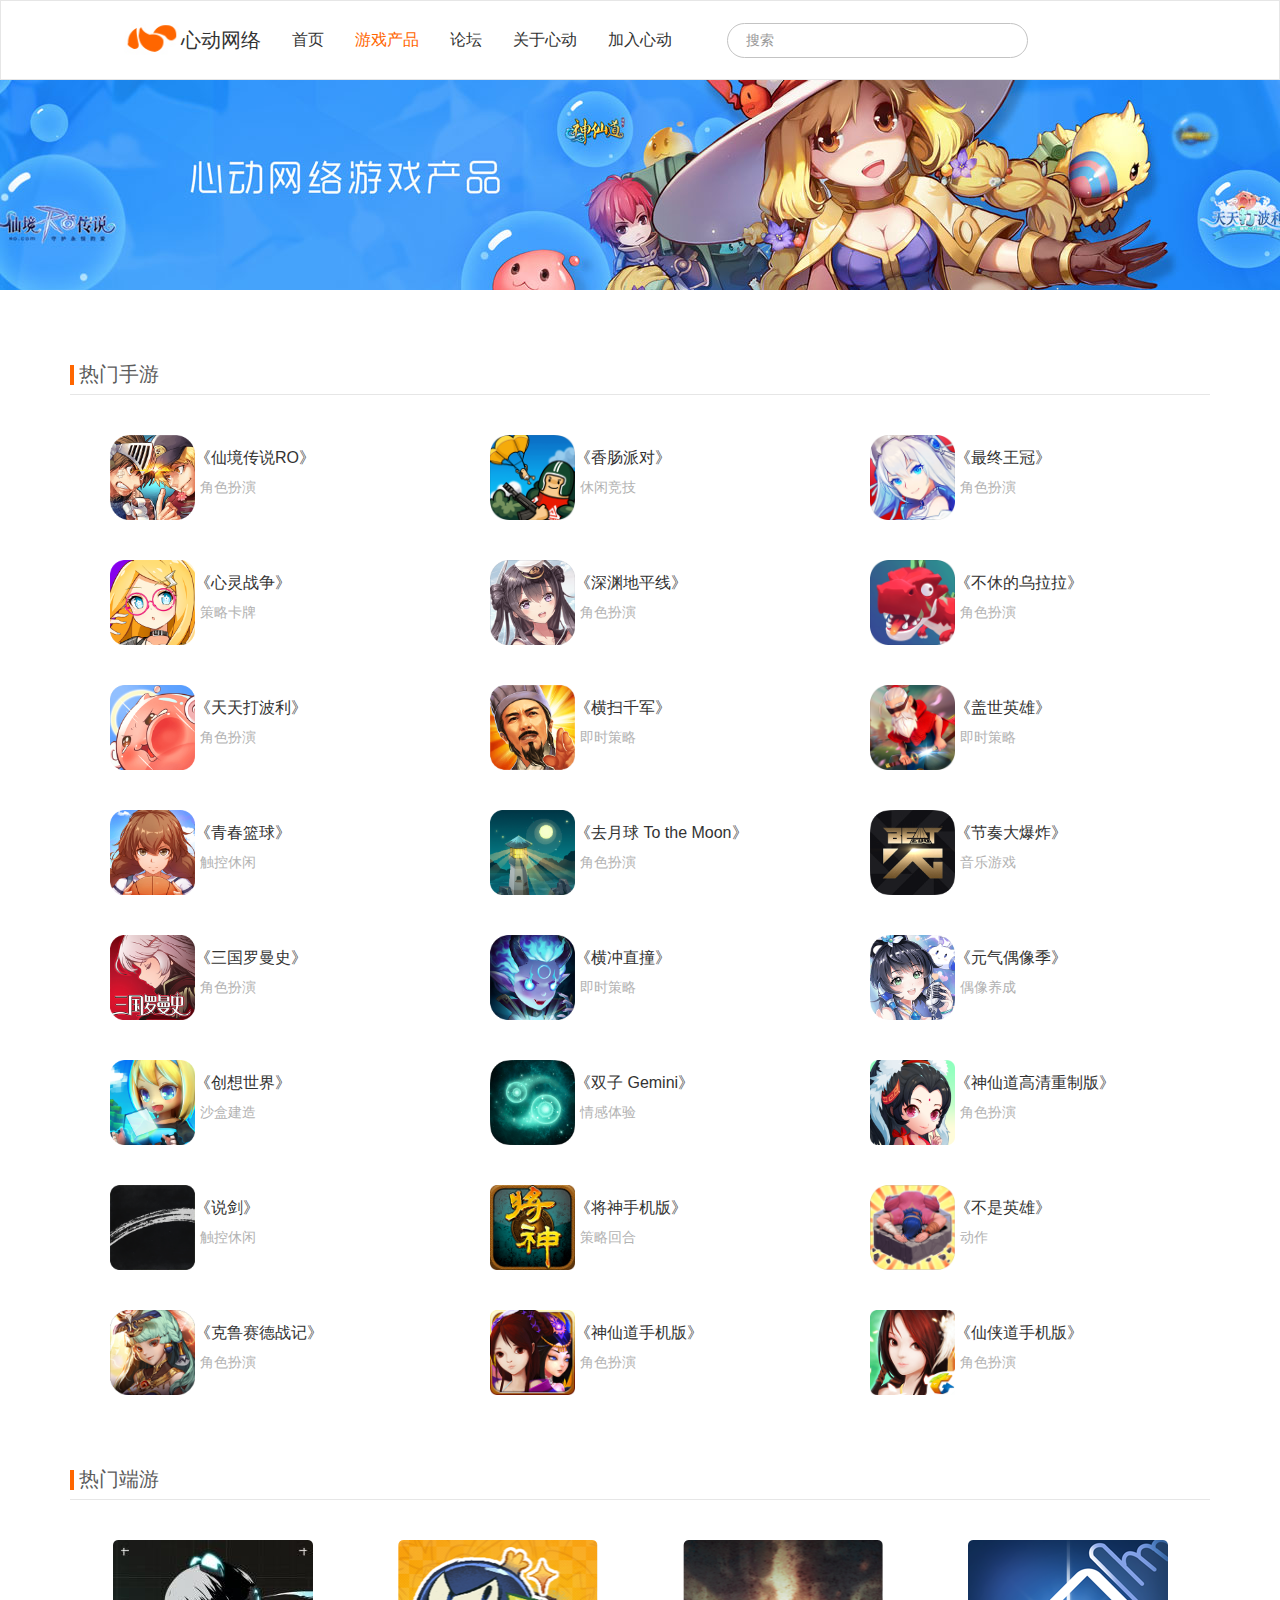
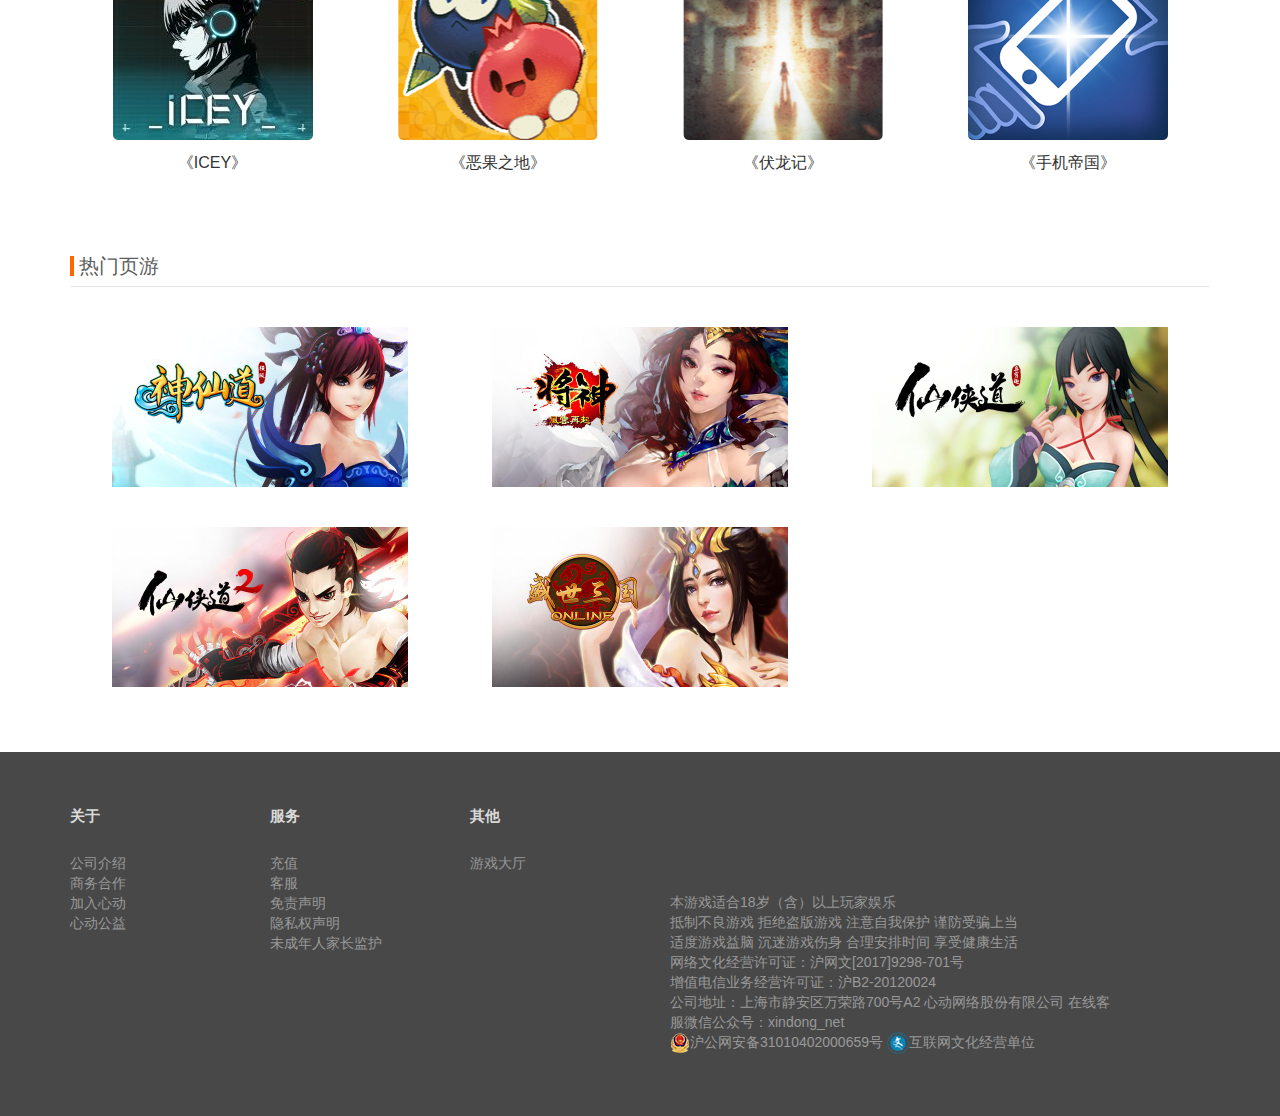
<file: js/企业站/list.html>
<!DOCTYPE html>
<html lang="en">
<head>
    <meta charset="UTF-8">
    <title>游戏产品</title>
    <link rel="stylesheet" href="css/list.css">
    <link rel="stylesheet" href="css/bootstrap.css">
    <link rel="stylesheet" href="css/base.css">
    <link rel="stylesheet" href="https://at.alicdn.com/t/font_809593_wknhb01iho9.css">
    
</head>
<body>
	<!-- 导航栏开始 -->
	<nav>
		<div class="container">
			<div href="" class="list-title">
				<i class="iconfont icon-liebiao1"></i>
				<img src="img/icon-60.jpg" alt="">
				<span>心动网络</span>
			</div>
			<div href="" class="list-game">
				<span>GAME</span>
				<i class="iconfont icon-grey"></i>
			</div>
			<a href="index.html" class="list-text">首页</a>
			<a href="" class="list-text">游戏产品</a>
			<a href="forum.html" class="list-text">论坛</a>
			<a href="" class="list-text">关于心动</a>
			<a href="" class="list-text">加入心动</a>
			<input type="text" placeholder="搜索" class="search">
			<i class="iconfont icon-sousuo"></i>
			<div href="" class="list-person">
				<i class="iconfont icon-ren1"></i>
				<i class="iconfont icon-icon"></i>
			</div>
		</div>
	</nav>	
	<!-- 导航栏结束 -->
	<!-- 导图开始 -->
	<div class="picture"></div>
	<!-- 导图结束 -->
	<!-- 热门手游开始 -->
	<div class="hot">
		<div class="container">
			<div class="title">
				<div class="block"></div>
				<span>热门手游</span>
			</div>
			<div class="main">
				<ul>
					<li class="col-xs-12 col-sm-6 col-md-4">
						<img src="img/list-1.png" alt="">
						<div class="text">
							<h3>《仙境传说RO》</h3>
							<p>角色扮演</p>
						</div>
					</li>
					<li class="col-xs-12 col-sm-6 col-md-4">
						<img src="img/list-2.png" alt="">
						<div class="text">
							<h3>《香肠派对》</h3>
							<p>休闲竞技</p>
						</div>
					</li>
					<li class="col-xs-12 col-sm-6 col-md-4">
						<img src="img/list-3.png" alt="">
						<div class="text">
							<h3>《最终王冠》</h3>
							<p>角色扮演</p>
						</div>
					</li>
					<li class="col-xs-12 col-sm-6 col-md-4">
						<img src="img/list-4.png" alt="">
						<div class="text">
							<h3>《心灵战争》</h3>
							<p>策略卡牌</p>
						</div>
					</li>
					<li class="col-xs-12 col-sm-6 col-md-4">
						<img src="img/list-5.png" alt="">
						<div class="text">
							<h3>《深渊地平线》</h3>
							<p>角色扮演</p>
						</div>
					</li>
					<li class="col-xs-12 col-sm-6 col-md-4">
						<img src="img/list-6.png" alt="">
						<div class="text">
							<h3>《不休的乌拉拉》</h3>
							<p>角色扮演</p>
						</div>
					</li>
					<li class="col-xs-12 col-sm-6 col-md-4">
						<img src="img/list-7.png" alt="">
						<div class="text">
							<h3>《天天打波利》</h3>
							<p>角色扮演</p>
						</div>
					</li>
					<li class="col-xs-12 col-sm-6 col-md-4">
						<img src="img/list-8.png" alt="">
						<div class="text">
							<h3>《横扫千军》</h3>
							<p>即时策略</p>
						</div>
					</li>
					<li class="col-xs-12 col-sm-6 col-md-4">
						<img src="img/list-9.png" alt="">
						<div class="text">
							<h3>《盖世英雄》</h3>
							<p>即时策略</p>
						</div>
					</li>
					<li class="col-xs-12 col-sm-6 col-md-4">
						<img src="img/list-10.png" alt="">
						<div class="text">
							<h3>《青春篮球》</h3>
							<p>触控休闲</p>
						</div>
					</li>
					<li class="col-xs-12 col-sm-6 col-md-4">
						<img src="img/list-11.png" alt="">
						<div class="text">
							<h3>《去月球 To the Moon》</h3>
							<p>角色扮演</p>
						</div>
					</li>
					<li class="col-xs-12 col-sm-6 col-md-4">
						<img src="img/list-12.png" alt="">
						<div class="text">
							<h3>《节奏大爆炸》</h3>
							<p>音乐游戏</p>
						</div>
					</li>
					<li class="col-xs-12 col-sm-6 col-md-4">
						<img src="img/list-13.png" alt="">
						<div class="text">
							<h3>《三国罗曼史》</h3>
							<p>角色扮演</p>
						</div>
					</li>
					<li class="col-xs-12 col-sm-6 col-md-4">
						<img src="img/list-14.png" alt="">
						<div class="text">
							<h3>《横冲直撞》</h3>
							<p>即时策略</p>
						</div>
					</li>
					<li class="col-xs-12 col-sm-6 col-md-4">
						<img src="img/list-15.png" alt="">
						<div class="text">
							<h3>《元气偶像季》</h3>
							<p>偶像养成</p>
						</div>
					</li>
					<li class="col-xs-12 col-sm-6 col-md-4">
						<img src="img/list-16.png" alt="">
						<div class="text">
							<h3>《创想世界》</h3>
							<p>沙盒建造</p>
						</div>
					</li>
					<li class="col-xs-12 col-sm-6 col-md-4">
						<img src="img/list-17.png" alt="">
						<div class="text">
							<h3>《双子 Gemini》</h3>
							<p>情感体验</p>
						</div>
					</li>
					<li class="col-xs-12 col-sm-6 col-md-4">
						<img src="img/list-18.png" alt="">
						<div class="text">
							<h3>《神仙道高清重制版》</h3>
							<p>角色扮演</p>
						</div>
					</li>
					<li class="col-xs-12 col-sm-6 col-md-4">
						<img src="img/list-19.png" alt="">
						<div class="text">
							<h3>《说剑》</h3>
							<p>触控休闲</p>
						</div>
					</li>
					<li class="col-xs-12 col-sm-6 col-md-4">
						<img src="img/list-20.png" alt="">
						<div class="text">
							<h3>《将神手机版》</h3>
							<p>策略回合</p>
						</div>
					</li>
					<li class="col-xs-12 col-sm-6 col-md-4">
						<img src="img/list-21.png" alt="">
						<div class="text">
							<h3>《不是英雄》</h3>
							<p>动作</p>
						</div>
					</li>
					<li class="col-xs-12 col-sm-6 col-md-4">
						<img src="img/list-22.png" alt="">
						<div class="text">
							<h3>《克鲁赛德战记》</h3>
							<p>角色扮演</p>
						</div>
					</li>
					<li class="col-xs-12 col-sm-6 col-md-4">
						<img src="img/list-23.png" alt="">
						<div class="text">
							<h3>《神仙道手机版》</h3>
							<p>角色扮演</p>
						</div>
					</li>
					<li class="col-xs-12 col-sm-6 col-md-4">
						<img src="img/list-24.png" alt="">
						<div class="text">
							<h3>《仙侠道手机版》</h3>
							<p>角色扮演</p>
						</div>
					</li>
				</ul>
			</div>
		</div>
	</div>
	<!-- 热门手游结束 -->
	<!-- 热门端游开始 -->
	<div class="game">
		<div class="container">
			<div class="title">
				<div class="block"></div>
				<span>热门端游</span>
			</div>
			<div class="main">
				<ul>
					<li class="col-xs-6 col-sm-4 col-md-3">
						<img src="img/list_1.png" alt="">
						<div class="text">
							<h3>《ICEY》</h3>
						</div>
					</li>
					<li class="col-xs-6 col-sm-4 col-md-3">
						<img src="img/list_2.png" alt="">
						<div class="text">
							<h3>《恶果之地》</h3>
						</div>
					</li>
					<li class="col-xs-6 col-sm-4 col-md-3">
						<img src="img/list_3.png" alt="">
						<div class="text">
							<h3>《伏龙记》</h3>
						</div>
					</li>
					<li class="col-xs-6 col-sm-4 col-md-3">
						<img src="img/list_4.png" alt="">
						<div class="text">
							<h3>《手机帝国》</h3>
						</div>
					</li>
				</ul>
			</div>	
		</div>
	</div>	
	<!-- 热门端游结束 -->
	<!-- 热门页游开始 -->
	<div class="page">
		<div class="container">
			<div class="title">
				<div class="block"></div>
				<span>热门页游</span>
			</div>
			<div class="main">
				<ul>
					<li class="col-xs-12 col-sm-6 col-lg-4">
						<img src="img/list+1.jpg" alt="">
					</li>
					<li class="col-xs-12 col-sm-6 col-lg-4">
						<img src="img/list+2.jpg" alt="">
					</li>
					<li class="col-xs-12 col-sm-6 col-lg-4">
						<img src="img/list+3.jpg" alt="">
					</li>
					<li class="col-xs-12 col-sm-6 col-lg-4">
						<img src="img/list+4.jpg" alt="">
					</li>
					<li class="col-xs-12 col-sm-6 col-lg-4">
						<img src="img/list+5.jpg" alt="">
					</li>
				</ul>
			</div>
		</div>
	</div>
	<!-- 热门页游结束 -->
	<!-- 小屏底部开始 -->
	<div class="footer">
		<div class="container">
			<div class="text">
				<a href="">关于心动 </a>
				<a href="">新闻资讯 </a>
				<a href="">加入心动 </a>
				<a href="">微信关注 </a>
				<a href="">免责声明 </a>
				<a href="">隐私权声明 </a>
				<a href="">未成年人家长监护</a>
			</div>
			<p>本游戏适合18岁（含）以上玩家娱乐 </p>
			<p>抵制不良游戏，拒绝盗版游戏。注意自我保护，谨防受骗上当。适度游戏益脑，沉迷游戏伤身。合理安排时间，享受健康生活。 </p>
			<p><a href="">网络文化经营许可证：沪网文[2017]9298-701号</a> &nbsp;&nbsp; 公司地址：上海市静安区万荣路700号A2</p>
			<p><a href=""><img src="img/culture.png" alt="">互联网文化经营单位</a>  Copyright ©2018 All Rights Reserved xd.com &nbsp;&nbsp;<span>心动网络股份有限公司</span></p>
			<p>心动网络股份有限公司</p>
		</div>
	</div>
	<!-- 小屏底部结束 -->
	<!-- 中屏大屏底部开始 -->
	<div class="bottom">
		<div class="container">
			<div class="head">
				<dl>
					<dt>关于</dt>
					<dd><a href="">公司介绍</a></dd>
					<dd><a href="">商务合作</a></dd>
					<dd><a href="">加入心动</a></dd>
					<dd><a href="">心动公益</a></dd>
				</dl>
				<dl>
					<dt>服务</dt>
					<dd><a href="">充值</a></dd>
					<dd><a href="">客服</a></dd>
					<dd><a href="">免责声明</a></dd>
					<dd><a href="">隐私权声明</a></dd>
					<dd><a href="">未成年人家长监护</a></dd>
				</dl>
				<dl>
					<dt>其他</dt>
					<dd><a href="">游戏大厅</a></dd>
				</dl>
				<dl>
					<dt>
						<i class="iconfont icon-weixin"></i>
						<i class="iconfont icon-xinlang1"></i>
						<i class="iconfont icon-youxiang"></i>
					</dt>
					<dd>
						本游戏适合18岁（含）以上玩家娱乐
					</dd>
					<dd>
						抵制不良游戏 拒绝盗版游戏 注意自我保护 谨防受骗上当
					</dd>
					<dd>
						适度游戏益脑 沉迷游戏伤身 合理安排时间 享受健康生活
					</dd>
					<dd>
						<a href="">网络文化经营许可证：沪网文[2017]9298-701号 </a>
					</dd>
					<dd>
						<a href="">增值电信业务经营许可证：沪B2-20120024</a>
					</dd>
					<dd>
						公司地址：上海市静安区万荣路700号A2 心动网络股份有限公司 在线客服微信公众号：xindong_net
					</dd>
					<dd>
						<a href=""><img src="img/police.png" alt="">沪公网安备31010402000659号</a>
					<a href=""><img src="img/culture.png" alt="">互联网文化经营单位</a> 
					</dd>
				</dl>
			</div>
		</div>
	</div>
	<!-- 中屏大屏底部结束 -->
	<div class="back">
		<i class="iconfont icon-fanhuidingbu"></i><!-- 返回顶部 -->
	</div>
</body>
</html>
</file>
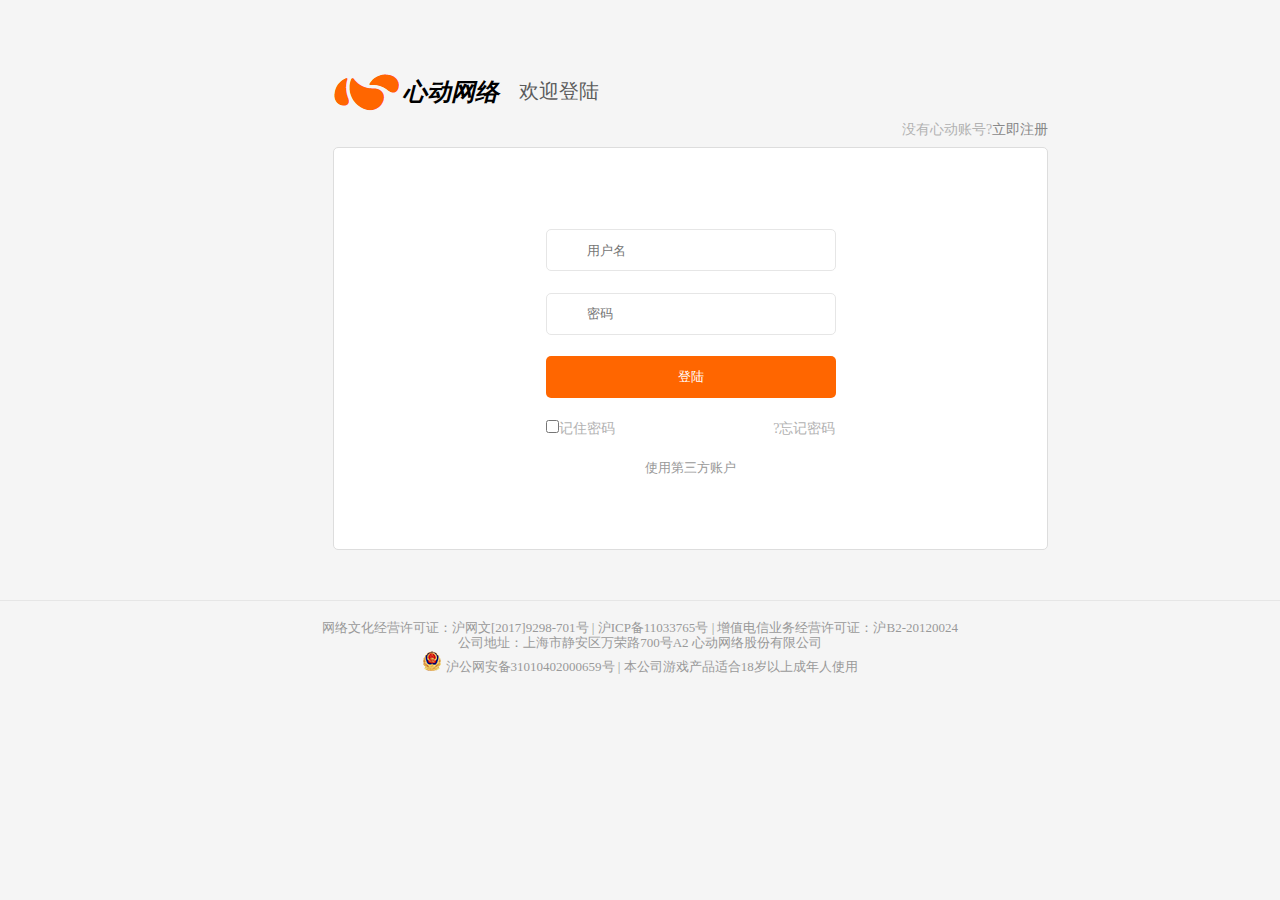
<file: js/企业站/login.html>
<!DOCTYPE html>
<html lang="en">
<head>
    <meta charset="UTF-8">
    <title>心动网络</title>
    <link rel="stylesheet" href="css/base.css">
    <link rel="stylesheet" href="css/login.css">
</head>
<body>
<div class="container">
    <div class="head">
        <img src="img/logo.png" alt="">
        <h2>心动网络</h2>
        <p>欢迎登陆</p>
    </div>
    <div class="register">
        <p>没有心动账号?<a href="register.html">立即注册</a></p>
    </div>
    <div class="main">
        <input type="text" placeholder="用户名">
        <input type="text" placeholder="密码">
        <a href="index.html"><button style="cursor: pointer">登陆</button></a>
        <div class="remember">
             <div class="left"><input type="checkbox">记住密码</div>
            <p style="cursor: pointer">?忘记密码</p>
        </div>
        <div class="style">
            <p>使用第三方账户</p>
            <i class="iconfonnt "></i>
            <i class="iconfonnt "></i>
        </div>
    </div>
</div>
<div class="footer">
    <p><a href="">网络文化经营许可证：沪网文[2017]9298-701号</a> | <a href="">沪ICP备11033765号</a> | <a href="">增值电信业务经营许可证：沪B2-20120024</a></p>
    <p>公司地址：上海市静安区万荣路700号A2 心动网络股份有限公司</p>
    <p><img src="img/police.png" alt=""> <a href="">沪公网安备31010402000659号</a> | 本公司游戏产品适合18岁以上成年人使用</p>
</div>
</body>
</html>
</file>
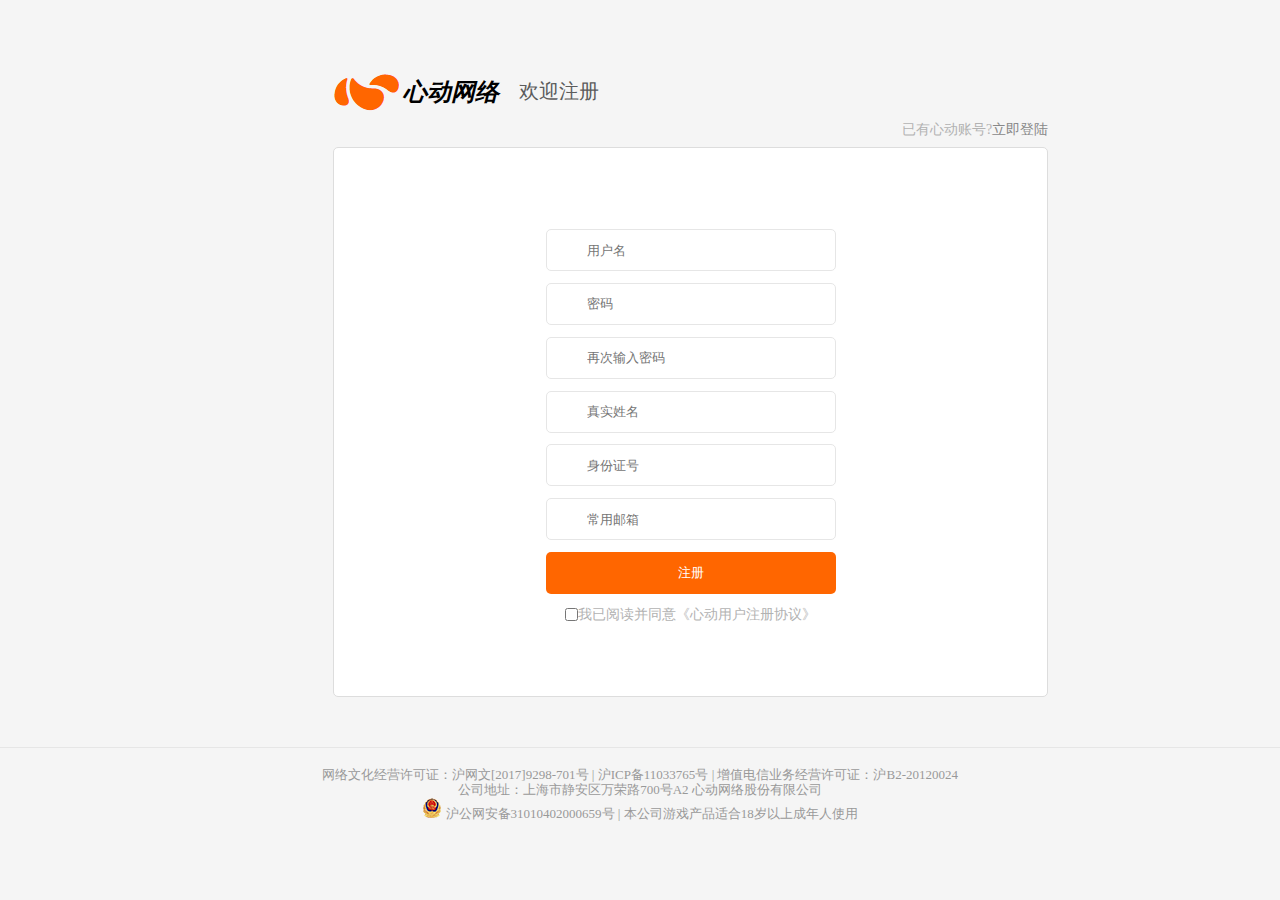
<file: js/企业站/register.html>
<!DOCTYPE html>
<html lang="en">
<head>
    <meta charset="UTF-8">
    <title>心动网络</title>
    <link rel="stylesheet" href="css/base.css">
    <link rel="stylesheet" href="css/register.css">
</head>
<body>
<div class="container">
    <div class="head">
        <img src="img/logo.png" alt="">
        <h2>心动网络</h2>
        <p>欢迎注册</p>
    </div>
    <div class="register">
        <p>已有心动账号?<a href="login.html">立即登陆</a></p>
    </div>
    <div class="main">
        <input type="text" placeholder="用户名">
        <input type="text" placeholder="密码">
        <input type="text" placeholder="再次输入密码">
        <input type="text" placeholder="真实姓名">
        <input type="text" placeholder="身份证号">
        <input type="text" placeholder="常用邮箱">
        <a href="login.html"><button style="cursor: pointer">注册</button></a>
        <div class="remember">
             <input type="checkbox">我已阅读并同意《心动用户注册协议》</div>
        </div>
    </div>
</div>
<div class="footer">
    <p><a href="">网络文化经营许可证：沪网文[2017]9298-701号</a> | <a href="">沪ICP备11033765号</a> | <a href="">增值电信业务经营许可证：沪B2-20120024</a></p>
    <p>公司地址：上海市静安区万荣路700号A2 心动网络股份有限公司</p>
    <p><img src="img/police.png" alt=""> <a href="">沪公网安备31010402000659号</a> | 本公司游戏产品适合18岁以上成年人使用</p>
</div>
</body>
</html>
</file>
<file: css/index.css>
/*
* @Author: MAIBENBEN
* @Date:   2018-08-10 09:25:21
* @Last Modified by:   Administrator
* @Last Modified time: 2018-08-17 15:14:04
*/

*{
	margin: 0;
	padding: 0;
	box-sizing: border-box;
	list-style: none;
	text-decoration: none;
}

header{
	width: 100%;
	height: 44px;
	background: rgba(0,0,0,0.8);
	padding-left: 200px;
	padding-right: 200px;
	display: flex;
	justify-content: space-between;
	position: fixed;
	top: 0;
}
header a .list{
	display: none;
}
.icon-menu{
	display: none;
}
header a{
	font-size: 12px;
	color: #fff;
	line-height: 44px;
	text-decoration: none;
}
.iphone-x{
	width: 100%;
	height: 560px;
	background-image: url('../img/iphone_x_large.jpg');
	background-repeat: no-repeat;
	background-position: center 300px;
	background-color: #FAFAFA;
	overflow: hidden;
}
.iphone-x h2{
	text-align: center;
	margin-top: 100px;
	font-size: 50px;
	font-weight: 800;
}
.iphone-x p{
	text-align: center;
	font-size: 24px;
	margin-top: -8px;
}
.iphone-x .link{
	text-align: center;
	margin-top: 14px;
}
.iphone-x .link a{
	text-decoration: none;
	color: #0070C9;
	font-size: 18px;
}
.iphone-x .link a:nth-child(2){
	margin-left: 24px;
}
.ipad{
	width: 100%;
	height: 580px;
	background-image: url('../img/ipad_large.jpg');
	background-repeat: no-repeat;
	background-position: center 216px;
	background-color: #F5F5F5;
	overflow: hidden;
	margin-top: 10px;
}
.ipad h2{
	text-align: center;
	margin-top: 40px;
	font-size: 50px;
	font-weight: 800;
}
.ipad p{
	text-align: center;
	font-size: 24px;
	margin-top: -8px;
}
.ipad .link{
	text-align: center;
	margin-top: 14px;
}
.ipad .link a{
	text-decoration: none;
	color: #0070C9;
	font-size: 18px;
}
.ipad .link a:nth-child(2){
	margin-left: 24px;
}
.macbookpro{
	width: 100%;
	height: 580px;
	background-image: url('../img/macbook_pro_performance_large.jpg');
	background-repeat: no-repeat;
	background-position: center;
	background-color: #F5F5F5;
	overflow: hidden;
	margin-top: 10px;
}
.macbookpro h2{
	text-align: center;
	margin-top: 40px;
	font-size: 50px;
	font-weight: 800;
	color: #fff;
}
.macbookpro p{
	text-align: center;
	font-size: 24px;
	margin-top: -8px;
	color: #fff;
}
.macbookpro .link{
	text-align: center;
	margin-top: 14px;
}
.macbookpro .link a{
	text-decoration: none;
	color: #0070C9;
	font-size: 18px;
	color: #fff;
}
.macbookpro .link a:nth-child(2){
	margin-left: 24px;
}
.nav{
	width: 100%;
}
.nav ul li{
	width: 50%;
	height: 580px;
	border: 14px solid #fff;
	float: left;
}
.nav ul li h2{
	text-align: center;
	margin-top: 36px;
	font-size: 36px;
	font-weight: 800;
}
.nav ul li p{
	text-align: center;
	font-size: 20px;
	margin-top: 3px;
}
.nav .link{
	text-align: center;
	margin-top: 14px;
}
.nav .link a{
	text-decoration: none;
	color: #0070C9;
	font-size: 16px;
	text-align: center;
}
.nav .play{
	text-align: center;
	margin-top: 14px;
}
.nav .play a{
	text-decoration: none;
	font-size: 16px;
	text-align: center;
	color: #fff;
}
.nav .play i{
	font-size: 18px;
	color: #fff;
}
#tansuo{
	margin-left: 24px;
}
.nav .link a:nth-child(2){
	margin-left: 24px;
}
.nav ul li:nth-child(2) h2{
	margin-top: 400px;
}
.nav ul li:nth-child(2n+1){
	border-right: 0;
}
.nav ul li:nth-child(1){
	border-bottom: 0;
	background-image: url('../img/shop_for_college_large.jpg');
	background-position: center;
	background-repeat: no-repeat;
}
.nav ul li:nth-child(2){
	border-bottom: 0;
	background-image: url('../img/behind_the_mac_phoebe_large.jpg');
	background-position: center;
	background-repeat: no-repeat;
	color: #fff;
}
.nav ul li:nth-child(3) h2{
	margin-top: 400px;
}
.nav ul li:nth-child(3){
	border-bottom: 0;
	background-image: url('../img/iphone_x_a11_large.jpg');
	background-position: center;
	background-repeat: no-repeat;
	color: #fff;
}
.nav ul li:nth-child(4){
	border-bottom: 0;
	background-image: url('../img/iphone_8_large.jpg');
	background-position: center 176px;
	background-repeat: no-repeat;
	background-color: #F9F0EB;
}
.nav ul li:nth-child(5){
	background-image: url('../img/trade_up_large.jpg');
	background-position: center;
	background-repeat: no-repeat;
}
.nav ul li:nth-child(6){
	background-image: url('../img/three_rings_large.jpg');
	background-position: center 176px;
	background-repeat: no-repeat;
	background-color: #000;
	color: #fff;
}
footer{
	background: #F2F2F2;
	width: 100%;
	display: flex;
	flex-direction: row;
	justify-content: space-around;
	padding: 40px 260px 30px 180px;
	height: 320px;
}
footer dl{
	width: 176px;
	height: 32px;
}
footer dl dt{
	width: 176px;
	height: 15px;
	font-weight: 600;
	margin-bottom: 8px;
	font-size: 11px;
}
footer dl dd{
	font-size: 10px;
	color: #000;
}
footer dl:nth-child(3) dt{
	margin-top: 20px;
}
footer dl:nth-child(3) dt:nth-child(1){
	margin-top: 0;
}
footer dl:nth-child(4) dt{
	margin-top: 20px;
}
footer dl:nth-child(4) dt:nth-child(1){
	margin-top: 0;
}
footer dl dd{
	width: 176px;
	height: 14px;
	margin-bottom: 8px;
}
.foot{
	background: #f2f2f2;
}
.foot .bottom{
	width: 1120px;
	height: 100px;
	margin-left: 200px;
	display: flex;
	flex-direction: column;
}
.foot .bottom p{
	border-bottom: 1px solid #d6d6d6;
	height: 23.4px;
	color: #888;
	font-size: 11px;
}
.foot .bottom p a{
	color: #0070c9;
	font-size: 11px;
}
.foot .bottom pre{
	display: flex;
	margin-top: 10px;
	margin-right: 30px;
	color: #888;
	font-size: 11px;
}
.foot .bottom pre a{
	color: #555;
}
.foot .bottom pre a:nth-child(1){
	margin-left: 20px;
}
.foot .bottom pre i{
	height: 16px;
	width: 16px;
	border-radius: 50%;
	color: red;
	background: yellow;
	margin-left: 500px;
}
.foot .bottom pre a:nth-child(6){
	margin-left: 500px;
}
.foot .bottom h6{
	color: #888;
	margin-top: -10px;
}
footer .add{
	display: none;
}
.foot-mix{
	display: none;
}
@media screen and (max-width: 1200px){
		header{
			padding-right: 18px;
			padding-left: 18px;
		}
		footer{
			padding: 20px 100px 20px 48px;
		}
		.foot .bottom{
			width: 90%;
			margin-left: 20px;
		}
		.foot .bottom pre i{
			margin-left: 28%;
		}
		footer .add{
			display: none;
		}
		.foot-mix{
			display: none;
		}
}
@media screen and (max-width:992px){
	.iphone-x{
		background-image: url('../img/iphone_x_medium.jpg');
		background-position: center 260px;
	}
	.ipad{
		background-image: url('../img/ipad_medium.jpg');
	}
	.macbookpro{
		background-image: url('../img/macbook_pro_performance_medium.jpg');
	}
	.nav ul li{
		height: 490px;
	}
	.nav ul li:nth-child(1){
	background-image: url('../img/shop_for_college_medium.jpg');
	}
	.nav ul li:nth-child(2){
	background-image: url('../img/behind_the_mac_phoebe_medium.jpg');
	}
	.nav ul li:nth-child(2) h2{
		margin-top: 320px;
	}
	.nav ul li:nth-child(3){
	background-image: url('../img/iphone_x_a11_medium.jpg');
	}
	.nav ul li:nth-child(3) h2{
		margin-top: 320px;
	}
	.nav ul li:nth-child(4){
	background-image: url('../img/iphone_8_medium.jpg');
	}
	.nav ul li:nth-child(5){
	background-image: url('../img/trade_up_medium.jpg');
	}
	.nav ul li:nth-child(6){
	background-image: url('../img/three_rings_medium.jpg');
	}
		header{
		padding-right: 18px;
		padding-left: 18px;
	}
		footer{
		padding: 20px 100px 20px 264px;
	}
	.foot .bottom{
		width: 90%;
		margin-left: 20px;
	}
	.foot .bottom pre i{
		margin-left: 28%;
	}
	footer .add{
		display: none;
	}
	.foot-mix{
		display: none;
	}
}
/* 小小屏 */
@media screen and (max-width:768px){
	header{
		padding-right: 18px;
		padding-left: 18px;
	}
	.icon-menu{
		display: inline;
		font-size: 8px;
    }
	header a.list{
		display: inline;
	}
	header a.text{
		display: none;
	}
	footer{
		width: 100%;
		height: 100%;
		padding: 10px 40px 0px 20px;
		display: flex;
		flex-direction: column;
	}
	footer dl{
		width: 100%;
		display: none;
	}
	.foot{
		display: none;
	}
	footer ol li{
		font-size: 12px;
		width: 638px;
		height: 37px;
		line-height: 37px;
		border-bottom: 1px solid #D6D6D6;
		display: flex;
		justify-content: space-between;
	} 
	.foot-mix{
		background: #f2f2f2;
	}
	.foot-mix .bottom{
		width: 100%;
		height: 140px;
		display: flex;
		flex-direction: column;
		text-align: left;
		background: #f2f2f2;
		padding-left: 20px;
	}
	.foot-mix .bottom p{
		height: 23.4px;
		color: #888;
		font-size: 11px;
	}
	.foot-mix .bottom .china i{
		height: 16px;
		width: 16px;
		border-radius: 50%;
		border: 1px solid #555px;
		color: red;
		background: yellow;
		font-size: 12px;
	}
	.foot-mix .bottom .china a{
		font-size: 10px;
		color: #555;
	}
	.foot-mix .bottom p a{
		color: #0070c9;
		font-size: 11px;
	}
	.foot-mix .bottom pre{
		display: flex;
		margin-top: 10px;
		margin-right: 30px;
		color: #888;
		font-size: 11px;
	}
	.foot-mix .bottom .flower a{
		color: #333;
		font-size: 10px;
	}
	.foot-mix .bottom h6{
		color: #888;
		margin-top: 10px;
		font-weight: 400;
	}
	.iphone-x{
		background-image: url('../img/iphone_x_small.jpg');
		background-position: center 200px;
	}
	.iphone-x h2{
		margin-top: 40px;
	}
	.ipad{
		background-image: url('../img/ipad_small.jpg');
	}
	.macbookpro{
		background-image: url('../img/macbook_pro_performance_small.jpg');
	}
	.nav ul li{
		width: 100%;
		border-left: none;
		border-right: none;
	}
	.nav ul li:nth-child(1){
	background-image: url('../img/shop_for_college_small.jpg');
	}
	.nav ul li:nth-child(2){
	background-image: url('../img/behind_the_mac_phoebe_small.jpg');
	}
	.nav ul li:nth-child(3){
	background-image: url('../img/iphone_x_a11_small.jpg');
	}
	.nav ul li:nth-child(4){
	background-image: url('../img/iphone_8_small.jpg');
	}
	.nav ul li:nth-child(5){
	background-image: url('../img/trade_up_small.jpg');
	border-bottom: none;
	}
	.nav ul li:nth-child(6){
	background-image: url('../img/three_rings_small.jpg');
	}
	footer .add{
		display: inline;
	}
	footer .add ol li a i{
		font-size: 12px;
		color: #333;
	}
	.foot-mix{
		display: inline;
	}
}
.push{
	width: 100%;
	height: 100%;
	background: rgba(0,0,0,1);
	display: none;
	/*flex-direction: column;*/
	/*align-items: center;*/
	position: fixed;
	left: 0;
	top: 44px;
}
.push input{
	width: 585px;
	height: 36px;
	border-style: none;
	outline: none;
	background: #282828;
	border-radius: 4px;
	padding-left:25px ;
	margin-left: 35px;
}
.push .text{
	width: 585px;
	height: 50px;
	font-size: 16px;
	color:#ffffff;
	cursor: pointer;
	line-height: 50px;
	border-bottom: 1px solid #282828;
	margin-left: 35px;
}
.push .texti{
	width: 100%;
	height: 65px;
	text-align: center;
	line-height: 65px;
	position: relative;
	border-bottom: 1px solid #282828;
	display: flex;
	align-items: center;
}
.push .focus{
	display: none;
}
.push .blur{
	display: none;
}
.push  p{
	width: 585px;
	height: 50px;
	font-size: 14px;
	color:#ffffff;
	cursor: pointer;
	line-height: 50px;
	margin-left:35px;
}
.push .texti i{
	text-decoration: none;
	position: absolute;
	left: 40px;
	top: 3px;
	color: rgba(255,255,255,0.4);
}
.push .texti .cancel{
	color: rgba(255,255,255,0.4);
	font-size: 14px;
	display: none;
	margin-left: 25px;
	cursor: pointer;
}
/*底部下拉菜单*/
footer .add .text_list{
	width: 100%;
	background: #F2F2F2;
	display:none;
	flex-direction: column;
	margin-bottom: 20px;
	margin-top: 20px;
}
footer .add .text_list a{
	height: 40px;
	line-height: 40px;
	color: black;
	display: block;
	font-size: 12px;
}
</file>
<file: js/企业站/css/detail.css>
/*
* @Author: Administrator
* @Date:   2018-08-27 09:09:35
* @Last Modified by:   Administrator
* @Last Modified time: 2018-08-30 15:35:27
*/
/* 导航栏开始 */
nav{
	width: 100%;
	height: 60px;
	background-color: white;	
	border: 1px solid #e6e6e6;
}
.container{
	width:100%;
	padding: 0;
}
nav .container{
	height: 100%;
	display: flex;
	flex-direction: row;
	align-items: center;
}
nav .list-title{
	height: 100%;
	display: flex;
	flex-direction: row;
	align-items: center;
	cursor: pointer;
	margin-left: 15px;
}
nav .list-text{
	display: none;
}
nav .list-title span{
	color: #333;
	font-weight: 540;
	font-size: 18px;
}
nav .list-title img{
	width: 43px;
	height: 45px;
	margin:0 2px 0 8px;
	margin-bottom: 6px;
}
nav input{
	width: 301px;
	height: 35px;
	border-radius:17.5px;
	border: 1px solid #c3c3c3;
	outline: none;
	padding-left: 18px;
	display: none;
}
input::-webkit-input-placeholder { 
	color: #999; 
	font-size: 14px;
} 
nav .icon-sousuo{
	display: none;
}
nav .list-game{
	width: 86px;
	font-size: 15px;
	color: #888;
	border-left: 1px solid #e6e6e6;
	height: 100%;
	display: flex;
	flex-direction: row;
	align-items: center;
	padding-left:24px;
	cursor: pointer;
	margin-left: calc(100% - 263px);
	margin-right: 15px;
}
nav .list-game .icon-grey{
	color: #FF6600;
}
nav .icon-liebiao1{
	color: #888;
	font-size: 15px;
}
nav .list-person{
	width: 120px;
	height: 80px;
	padding-left: 34px;
	line-height: 80px;
	display: none;
	cursor: pointer;
}
nav .list-person .icon-ren1{
	font-size: 36px;
	color: #D5D5D5;
}
/* 导航栏结束 */
/* 标题开始 */
.header{
	width: 100%;
	height: 40px;
	border-bottom: 1px solid #E6E6E6;
}
.header .container ul{
	height: 100%;
	line-height: 40px;
	font-size: 13px;
	color: #5c5c5c;
	display: flex;
	flex-direction: row;

}
.header .container ul li:nth-child(1){
	display: none;
}
.header .container ul li:nth-child(2){
	margin-left: 15px;
}
.header .container ul li{
	margin-right: 5px;
}
/* 标题结束 */
/* 内容开始 */
.contact{
	width: 100%;
	padding-top: 40px;
}
.contact .container{
	width: 630px;
	padding: 0 15px;
}
.contact .container ul li{
	width: 630px;
	margin-bottom: 24px;
	color: #5c5c5c;
	font-size: 14px;
}
.contact .container ul li p{
	margin-bottom: 3px;
}
.contact .container ul li img{
	margin: 0 auto;
}
.contact .container ul li:nth-child(1) h1{
	font-size: 24px;
	color: black;
	font-weight: normal;
}
.contact .container ul li:nth-child(2){
	color: #b2b2b2;
}
.contact .container ul li:nth-child(3) img{
	width: 630px;
	height: 320px;
}
.contact .container ul li:nth-child(37) img{
	width: 630px;
	height: 235px;
}
.contact .container ul .picture{
	margin: 54px 0;
	text-align: center;
}
.contact .container .share{
	width: 100%;
	height: 84px;
	border-top: 1px solid #E6E6E6;
	display: flex;
	flex-direction: row;
	align-items: center;
	margin-top: 88px;
}
.contact .container .share p{
	font-size: 14px;
	margin-right: 30px;
	color: #5c5c5c;
}
.contact .container .share i{
	font-size: 22px;
	color: #888;
	cursor: pointer;
	margin-right: 30px;
}
.contact .container .code{
	width: 630px;
	display: flex;
	flex-direction: column;
	align-items: center;
	margin-top: 55px;
	margin-bottom: 120px;
}
.contact .container .code p{
	font-size: 14px;
	color: #5c5c5c;
}
.contact .container .code img{
	width: 142px;
	height: 142px;
}
/* 内容结束 */
/* 小屏底部开始 */
.footer{
	width: 100%;
	height: 208px;
	background-color: #484848;
}
.footer .container{
	padding: 0 25px;
	flex-direction: column;
}
.footer .container .text{
	width: 100%;
	height: 50px;
	border-bottom: 1px solid #666666;
	padding: 0 32px;
	display: flex;
	flex-direction: row;
	justify-content: space-between;
	margin-bottom: 5px;

}
.footer .text a{
	height: 50px;
	line-height: 50px;
	font-size: 14px;
	color: #999;
}
.footer p a{
	color: #999999;
}
.footer p a img{
	margin-right: 4px;
	margin-bottom: 2px;
}
.footer p {
	height: 17px;
	line-height: 17px;
	text-align: center;
	font-size: 13px;
	color: #999;
}
.footer p:nth-child(3){
	margin-bottom: 25px;
}
.footer p span{
	display: none;
}
/* 小屏底部结束 */
/* 中屏大屏底部开始 */
.bottom{
	display: none;
	width: 100%;
	background-color: #484848;
}
.bottom .container{
	flex-direction: column;
}
.bottom .head{
	width: 100%;
	display: flex;
	flex-direction: row;
	margin-top: 53px;
	margin-bottom: 42px;
}
.bottom .head dl{
	width: 200px; 
}
.bottom .head dl dt{
	font-size: 15px;
	color: #DADADA;
	margin-bottom: 27px;
}
.bottom .head dl dd p{
	margin-bottom: 2px;
}
.bottom .head dl dd a{
	color: #999999;
	font-size: 14px;
}
.bottom .head dl:nth-child(4){
	width: 444px;
}
.bottom .head dl:nth-child(4) dd{
	color: #999999;
	font-size: 14px;
}
.bottom .head dl dd span{
	display: none;
}
.bottom .head dl dd p a{
	color: #999999;
	font-size: 14px;
}
.bottom .head dl dt i{
	font-size: 42px;
	color: #999;
	margin-right: 24px;
	font-weight: normal;
	cursor: pointer;
}
/* 中屏大屏底部结束 */
.back .icon-fanhuidingbu{/*  返回顶部  */
	position: fixed;
	bottom: 50px;
	right: 10px;
	font-size: 50px;
	color: #ccc;
}
@media screen and (min-width:768px){
	/* 导航栏开始 */
	nav{
		height: 80px;
	}
	.container{
		margin: 0 auto;
		width: 750px;
		position: relative;
		justify-content: space-between;
	}
	nav .icon-sousuo{
		font-size: 16px;
		position: absolute;
		right: 175px;
		cursor: pointer;
		display: inline;
	}
	nav .icon-liebiao1{
		display: none;
	}
	nav .list-game{
		display: none;
	}
	nav .list-person{
		display: inline;
	}
	nav .list-title span{
		font-size: 16px;
	}
	nav .list-text{
		font-size: 13px;
		color: #333;
		display:inline;
	}
	nav input{
		width: 151px;
		display: inline;
		margin-left: 24px;
	}
	nav .list-title img{
		width: 43px;
		height: 45px;
	}
	/* 导航栏结束 */
	/* 小屏底部开始 */
	.footer p:nth-child(6){
		display: none;
	}
	.footer p span{
		display: inline;
	}
	/* 小屏底部结束 */
	.header .container ul li:nth-child(1){
		display: block;
	}
}
@media screen and (min-width: 992px){
	/* 导航栏结束 */
	.container{
		width: 970px;
	}
	nav .list-title span{
		font-size: 20px;
	}
	nav .list-title img{
		width: 55px;
		height: 57px;
	}
	nav .list-text{
		font-size: 16px;
	}

	nav .icon-sousuo{
		position: absolute;
		right: 200px;
	}
	
	/* 导航栏开始 */
	/* 小屏底部开始 */
	.footer{
		display: none;
	}
	/* 小屏底部结束 */
	.bottom{
		display: block;
	}
}
@media screen and (min-width: 1200px){
	/* 导航栏开始 */
	.container{
		width: 1170px;
		
	}
	nav input{
		width: 301px;
	}
	nav .icon-sousuo{
		position: absolute;
		right: 225px;
		z-index: 1;
	}
	/* 导航栏结束 */
	/* 底部开始 */
	.bottom .foot .left span{
		display: inline;
	}
	.bottom .foot .left p:nth-child(4){
		display: none;
	}
	.bottom .foot .left{
		width: calc(100% - 415px);
	}
	.bottom .foot .right{
		margin-left: 15px;
	}
	/* 底部结束 */
	
}
</file>
<file: js/企业站/css/base.css>
/*
* @Author: Administrator
* @Date:   2018-08-09 10:36:10
* @Last Modified by:   Administrator
* @Last Modified time: 2018-08-30 15:13:15
*/
*{
	margin: 0;
	padding: 0;
	box-sizing: border-box;
	list-style: none;
}
a{
	text-decoration: none;
	color: #333;
}
a:hover{
	text-decoration: none;
	color:  #f60;
}
i{
	font-style: normal;
}
</file>
<file: js/企业站/css/forum.css>
/*
* @Author: Administrator
* @Date:   2018-08-27 09:09:35
* @Last Modified by:   Administrator
* @Last Modified time: 2018-08-30 15:35:37
*/
/* 导航栏开始 */
nav{
	width: 100%;
	height: 60px;
	background-color: white;	
	border: 1px solid #e6e6e6;
}
.container{
	width:100%;
	height: 100%;
	display: flex;
	flex-direction: row;
	padding: 0;
}
nav .container{
	align-items: center;
}
nav .list-title{
	height: 100%;
	display: flex;
	flex-direction: row;
	align-items: center;
	cursor: pointer;
	margin-left: 15px;
}
nav .list-text{
	display: none;
}
nav .list-title span{
	font-size: 14px;
	color: #333;
	font-weight: 540;
	font-size: 18px;
}
nav .list-title img{
	width: 43px;
	height: 45px;
	margin:0 2px 0 8px;
	margin-bottom: 6px;
}
nav input{
	width: 301px;
	height: 35px;
	border-radius:17.5px;
	border: 1px solid #c3c3c3;
	outline: none;
	padding-left: 18px;
	display: none;
}
input::-webkit-input-placeholder { 
	color: #999; 
	font-size: 14px;
} 
nav .icon-sousuo{
	display: none;
}
nav .list-game{
	width: 86px;
	font-size: 15px;
	color: #888;
	border-left: 1px solid #e6e6e6;
	height: 100%;
	display: flex;
	flex-direction: row;
	align-items: center;
	padding-left:24px;
	cursor: pointer;
	margin-left: calc(100% - 263px);
	margin-right: 15px;
}
nav .list-game .icon-grey{
	color: #FF6600;
}
nav .icon-liebiao1{
	color: #888;
	font-size: 15px;
}
nav .list-person{
	width: 120px;
	height: 80px;
	padding-left: 34px;
	line-height: 80px;
	display: none;
	cursor: pointer;
}
nav .list-person .icon-ren1{
	font-size: 36px;
	color: #D5D5D5;
}
/* 导航栏结束 */
/* 导图开始 */
.picture{
	width: 100%;
	height: 105px;
	background: url('../img/forum1.jpg');
	background-position: center top;
    background-size: auto 100%;
}
/* 导图结束 */
/* 热门手游开始 */
.hot{
	width: 100%;
	margin-top: 65px;
	margin-bottom: 65px;
}
.hot .container{
	display: flex;
	flex-direction: column;
	align-content: center;
	justify-content: center;
}
.hot .title{
	width: 100%;
	height: 40px;
	display: flex;
	flex-direction: row;
	align-items: center;
	border-bottom: 1px solid #E6E6E6;
}
.hot .title .block{
	width: 4px;
	height: 20px;
	margin-right: 5px;
	background: #f60;
}
.hot .title span{
	font-size: 20px;
	color: #5C5C5C;
}
.hot .main ul li{
	margin-top: 40px;
	padding-right: 30px;
	padding-left: 30px;
}
.hot .main ul li .contact{
	width: 235px;
	height: 115px;
	border: 1px solid #e6e6e6;
	padding: 0;
	border-radius: 4px;
	box-sizing: border-box;
	display: flex;
	flex-direction: column;
	align-items: center;
	position: relative;
	margin-bottom: 6px;
}
.hot .main ul li .contact:hover{
	border: 1px solid #f60;
}
.hot .main ul li .contact:hover .text{
	display: block;
}
.hot .main ul li .contact .image{
	width: 150px;
	height: 112px;
	background-image: url(../img/app_logos.png);
	background-repeat: no-repeat;
	background-size: 150px auto;
	background-position: 0px -912px;
}
.hot .main ul li:nth-of-type(2) .image{
	background-image: url(../img/forum-2.png);
	background-position: 0px 0px;
}
.hot .main ul li:nth-of-type(3) .image{
	background-position: 0px -1368px;
}
.hot .main ul li:nth-of-type(4) .image{
	background-position: 0px -2052px;
}
.hot .main ul li:nth-of-type(5) .image{
	background-position: 0px -228px;
}
.hot .main ul li:nth-of-type(6) .image{
	background-position: 0px -2166px;
}
.hot .main ul li:nth-of-type(7) .image{
	background-position: 0px -1254px;
}
.hot .main ul li:nth-of-type(8) .image{
	background-position: 0px -114px;
}
.hot .main ul li:nth-of-type(9) .image{
	background-position: 0px -1596px;
}
.hot .main ul li:nth-of-type(10) .image{
	background-image: url(../img/forum-3.png);
	background-position: 0px 0px;
}
.hot .main ul li:nth-of-type(11) .image{
	background-position: 0px -1140px;
}
.hot .main ul li:nth-of-type(12) .image{
	background-position: 0px 0px;
}
.hot .main ul li:nth-of-type(13) .image{
	background-position: 0px -2280px;
}
.hot .main ul li:nth-of-type(14) .image{
	background-image: url(../img/forum-4.png);
	background-position: 0px 0px;
}
.hot .main ul li .text{
	width: 100%;
	height: 25px;
	background: #ff6600;
	color: #ffffff;
	border-radius: 0 0 2px 2px;
	text-align: center;
	position: absolute;
	bottom: 0;
	left: 0;
	display: none;
}
p{
	cursor: pointer;
	font-size: 14px;
	color: #888;
}
i{
	color: #b2b2b2;
}
/* 小屏底部开始 */
.footer{
	width: 100%;
	height: 208px;
	background-color: #484848;
}
.footer .container{
	padding: 0 25px;
	flex-direction: column;
}
.footer .container .text{
	width: 100%;
	height: 50px;
	border-bottom: 1px solid #666666;
	padding: 0 32px;
	display: flex;
	flex-direction: row;
	justify-content: space-between;
	margin-bottom: 5px;

}
.footer .text a{
	height: 50px;
	line-height: 50px;
	font-size: 14px;
	color: #999;
}
.footer p a{
	color: #999999;
}
.footer p a img{
	margin-right: 4px;
	margin-bottom: 2px;
}
.footer p {
	height: 17px;
	line-height: 17px;
	text-align: center;
	font-size: 13px;
	color: #999;
}
.footer p:nth-child(3){
	margin-bottom: 25px;
}
.footer p span{
	display: none;
}
/* 小屏底部结束 */
/* 中屏大屏底部开始 */
.bottom{
	display: none;
	width: 100%;
	background-color: #484848;
}
.bottom .container{
	flex-direction: column;
}
.bottom .head{
	width: 100%;
	display: flex;
	flex-direction: row;
	margin-top: 53px;
	margin-bottom: 42px;
}
.bottom .head dl{
	width: 200px; 
}
.bottom .head dl dt{
	font-size: 15px;
	color: #DADADA;
	margin-bottom: 27px;
}
.bottom .head dl dd p{
	margin-bottom: 2px;
}
.bottom .head dl dd a{
	color: #999999;
	font-size: 14px;
}
.bottom .head dl:nth-child(4){
	width: 444px;
}
.bottom .head dl:nth-child(4) dd{
	color: #999999;
	font-size: 14px;
}
.bottom .head dl dd span{
	display: none;
}
.bottom .head dl dd p a{
	color: #999999;
	font-size: 14px;
}
.bottom .head dl dt i{
	font-size: 42px;
	color: #999;
	margin-right: 24px;
	font-weight: normal;
	cursor: pointer;
}
/* 中屏大屏底部结束 */
.back .icon-fanhuidingbu{/*  返回顶部  */
	position: fixed;
	bottom: 50px;
	right: 10px;
	font-size: 50px;
	color: #ccc;
}
@media screen and (min-width:768px){
	/* 导航栏开始 */
	nav{
		height: 80px;
	}
	.container{
		margin: 0 auto;
		width: 750px;
		position: relative;
		justify-content: space-between;
	}
	nav .icon-sousuo{
		font-size: 16px;
		position: absolute;
		right: 175px;
		cursor: pointer;
		display: inline;
	}
	nav .icon-liebiao1{
		display: none;
	}
	nav .list-game{
		display: none;
	}
	nav .list-person{
		display: inline;
	}
	nav .list-title span{
		font-size: 16px;
	}
	nav .list-text{
		font-size: 13px;
		color: #333;
		display:inline;
	}
	nav .list-text:nth-child(5){
		color: #f60;
	}
	nav input{
		width: 151px;
		display: inline;
		margin-left: 24px;
	}
	nav .list-title img{
		width: 43px;
		height: 45px;
	}
	/* 导航栏结束 */
	/* 导图开始 */
	.picture{
		width: 100%;
		height: 210px;
		background: url('../img/forum1.jpg');
		background-position: center top;
   	 	background-size: auto 100%;
	}
	/* 导图结束 */
	/* 小屏底部开始 */
	.footer p:nth-child(6){
		display: none;
	}
	.footer p span{
		display: inline;
	}
	/* 小屏底部结束 */
	.page .main ul li img{
		width: 296px;
		height: 160px;
	}
}
@media screen and (min-width: 992px){
	/* 导航栏结束 */
	.container{
		width: 970px;
	}
	nav .list-title span{
		font-size: 20px;
	}
	nav .list-title img{
		width: 55px;
		height: 57px;
	}
	nav .list-text{
		font-size: 16px;
	}

	nav .icon-sousuo{
		position: absolute;
		right: 200px;
	}
	
	/* 导航栏开始 */
	/* 导图开始 */
	.picture{
		width: 100%;
		height: 210px;
		background: url('../img/forum1.jpg');
		background-position: center top;
   	 	background-size: auto 100%;
	}
	/* 导图结束 */
	/* 小屏底部开始 */
	.footer{
		display: none;
	}
	/* 小屏底部结束 */
	.bottom{
		display: block;
	}
}
@media screen and (min-width: 1200px){
	/* 导航栏开始 */
	.container{
		width: 1170px;
		
	}
	nav input{
		width: 301px;
	}
	nav .icon-sousuo{
		position: absolute;
		right: 225px;
		z-index: 1;
	}
	/* 导航栏结束 */
	/* 底部开始 */
	.bottom .foot .left span{
		display: inline;
	}
	.bottom .foot .left p:nth-child(4){
		display: none;
	}
	.bottom .foot .left{
		width: calc(100% - 415px);
	}
	.bottom .foot .right{
		margin-left: 15px;
	}
	/* 底部结束 */
	
}
</file>
<file: js/企业站/css/list.css>
/*
* @Author: Administrator
* @Date:   2018-08-27 09:09:35
* @Last Modified by:   Administrator
* @Last Modified time: 2018-08-30 15:35:37
*/
/* 导航栏开始 */
nav{
	width: 100%;
	height: 60px;
	background-color: white;	
	border: 1px solid #e6e6e6;
}
.container{
	width:100%;
	height: 100%;
	display: flex;
	flex-direction: row;
	padding: 0;
}
nav .container{
	align-items: center;
}
nav .list-title{
	height: 100%;
	display: flex;
	flex-direction: row;
	align-items: center;
	cursor: pointer;
	margin-left: 15px;
}
nav .list-text{
	display: none;
}
nav .list-title span{
	font-size: 14px;
	color: #333;
	font-weight: 540;
	font-size: 18px;
}
nav .list-title img{
	width: 43px;
	height: 45px;
	margin:0 2px 0 8px;
	margin-bottom: 6px;
}
nav input{
	width: 301px;
	height: 35px;
	border-radius:17.5px;
	border: 1px solid #c3c3c3;
	outline: none;
	padding-left: 18px;
	display: none;
}
input::-webkit-input-placeholder { 
	color: #999; 
	font-size: 14px;
} 
nav .icon-sousuo{
	display: none;
}
nav .list-game{
	width: 86px;
	font-size: 15px;
	color: #888;
	border-left: 1px solid #e6e6e6;
	height: 100%;
	display: flex;
	flex-direction: row;
	align-items: center;
	padding-left:24px;
	cursor: pointer;
	margin-left: calc(100% - 263px);
	margin-right: 15px;
}
nav .list-game .icon-grey{
	color: #FF6600;
}
nav .icon-liebiao1{
	color: #888;
	font-size: 15px;
}
nav .list-person{
	width: 120px;
	height: 80px;
	padding-left: 34px;
	line-height: 80px;
	display: none;
	cursor: pointer;
}
nav .list-person .icon-ren1{
	font-size: 36px;
	color: #D5D5D5;
}
/* 导航栏结束 */
/* 导图开始 */
.picture{
	width: 100%;
	height: 105px;
	background: url('../img/game-product-banner-1x.jpg');
	background-position: center top;
    background-size: auto 100%;
}
/* 导图结束 */
/* 热门手游开始 */
.hot{
	
	width: 100%;
	margin-top: 65px;
	margin-bottom: 65px;
}
.hot .container{
	display: flex;
	flex-direction: column;
}
.hot .title{
	width: 100%;
	height: 40px;
	display: flex;
	flex-direction: row;
	align-items: center;
	border-bottom: 1px solid #E6E6E6;
}
.hot .title .block{
	width: 4px;
	height: 20px;
	margin-right: 5px;
	background: #f60;
}
.hot .title span{
	font-size: 20px;
	color: #5C5C5C;
}
.hot .main ul{
	align-content:
}
.hot .main ul li{
	display: flex;
	flex-direction: row;
	margin-top: 40px;
	
}
.hot .main ul li img{
	width: 85px;
	height: 85px;
	margin-left: 25px;
	cursor: pointer;
}
.hot .main ul li h3{
	font-size: 16px;
	color: #333;
	margin-top: 14px;
	cursor: pointer;
}
.hot .main ul li p{
	font-size: 14px;
	color: #b2b2b2;
	margin-left: 5px;
}
/* 热门手游结束 */
/* 热门端游开始 */
.game .container{
	display: flex;
	flex-direction: column;
}
.game .title{
	width: 100%;
	height: 40px;
	display: flex;
	flex-direction: row;
	align-items: center;
	border-bottom: 1px solid #E6E6E6;
}
.game .title .block{
	width: 4px;
	height: 20px;
	margin-right: 5px;
	background: #f60;
}
.game .title span{
	font-size: 20px;
	color: #5C5C5C;
}
.game .main ul{
	align-content:
}
.game .main ul li{
	display: flex;
	flex-direction: column;
	align-items: center;
	margin-top: 40px;
	cursor: pointer;
}
.game .main ul li img{
	width: 200px;
	height: 200px;
}
.game .main ul li h3{
	font-size: 16px;
	color: #333;
	margin-top: 14px;
}
/* 热门端游结束 */
/*  热门页游开始  */
.page{
	margin: 65px 0;
}
.page .container{
	display: flex;
	flex-direction: column;
}
.page .title{
	width: 100%;
	height: 40px;
	display: flex;
	flex-direction: row;
	align-items: center;
	border-bottom: 1px solid #E6E6E6;
}
.page .title .block{
	width: 4px;
	height: 20px;
	margin-right: 5px;
	background: #f60;
}
.page .title span{
	font-size: 20px;
	color: #5C5C5C;
}
.page .main ul li{
	display: flex;
	flex-direction: column;
	align-items: center;
	cursor: pointer;
}
.page .main ul li img{
	width: 587px;
	height: 317px;
	margin-top: 40px;
}
/*  热门页游结束  */
/* 小屏底部开始 */
.footer{
	width: 100%;
	height: 208px;
	background-color: #484848;
}
.footer .container{
	padding: 0 25px;
	flex-direction: column;
}
.footer .container .text{
	width: 100%;
	height: 50px;
	border-bottom: 1px solid #666666;
	padding: 0 32px;
	display: flex;
	flex-direction: row;
	justify-content: space-between;
	margin-bottom: 5px;

}
.footer .text a{
	height: 50px;
	line-height: 50px;
	font-size: 14px;
	color: #999;
}
.footer p a{
	color: #999999;
}
.footer p a img{
	margin-right: 4px;
	margin-bottom: 2px;
}
.footer p {
	height: 17px;
	line-height: 17px;
	text-align: center;
	font-size: 13px;
	color: #999;
}
.footer p:nth-child(3){
	margin-bottom: 25px;
}
.footer p span{
	display: none;
}
/* 小屏底部结束 */
/* 中屏大屏底部开始 */
.bottom{
	display: none;
	width: 100%;
	background-color: #484848;
}
.bottom .container{
	flex-direction: column;
}
.bottom .head{
	width: 100%;
	display: flex;
	flex-direction: row;
	margin-top: 53px;
	margin-bottom: 42px;
}
.bottom .head dl{
	width: 200px; 
}
.bottom .head dl dt{
	font-size: 15px;
	color: #DADADA;
	margin-bottom: 27px;
}
.bottom .head dl dd p{
	margin-bottom: 2px;
}
.bottom .head dl dd a{
	color: #999999;
	font-size: 14px;
}
.bottom .head dl:nth-child(4){
	width: 444px;
}
.bottom .head dl:nth-child(4) dd{
	color: #999999;
	font-size: 14px;
}
.bottom .head dl dd span{
	display: none;
}
.bottom .head dl dd p a{
	color: #999999;
	font-size: 14px;
}
.bottom .head dl dt i{
	font-size: 42px;
	color: #999;
	margin-right: 24px;
	font-weight: normal;
	cursor: pointer;
}
/* 中屏大屏底部结束 */
.back .icon-fanhuidingbu{/*  返回顶部  */
	position: fixed;
	bottom: 50px;
	right: 10px;
	font-size: 50px;
	color: #ccc;
}
@media screen and (min-width:768px){
	/* 导航栏开始 */
	nav{
		height: 80px;
	}
	.container{
		margin: 0 auto;
		width: 750px;
		position: relative;
		justify-content: space-between;
	}
	nav .icon-sousuo{
		font-size: 16px;
		position: absolute;
		right: 175px;
		cursor: pointer;
		display: inline;
	}
	nav .icon-liebiao1{
		display: none;
	}
	nav .list-game{
		display: none;
	}
	nav .list-person{
		display: inline;
	}
	nav .list-title span{
		font-size: 16px;
	}
	nav .list-text{
		font-size: 13px;
		color: #333;
		display:inline;
	}
	nav .list-text:nth-child(4){
		color: #f60;
	}
	nav input{
		width: 151px;
		display: inline;
		margin-left: 24px;
	}
	nav .list-title img{
		width: 43px;
		height: 45px;
	}
	/* 导航栏结束 */
	/* 导图开始 */
	.picture{
		width: 100%;
		height: 210px;
		background: url('../img/game-product-mini-1x.jpg');
		background-position: center top;
   	 	background-size: auto 100%;
	}
	/* 导图结束 */
	/* 小屏底部开始 */
	.footer p:nth-child(6){
		display: none;
	}
	.footer p span{
		display: inline;
	}
	/* 小屏底部结束 */
	.page .main ul li img{
		width: 296px;
		height: 160px;
	}
}
@media screen and (min-width: 992px){
	/* 导航栏结束 */
	.container{
		width: 970px;
	}
	nav .list-title span{
		font-size: 20px;
	}
	nav .list-title img{
		width: 55px;
		height: 57px;
	}
	nav .list-text{
		font-size: 16px;
	}

	nav .icon-sousuo{
		position: absolute;
		right: 200px;
	}
	
	/* 导航栏开始 */
	/* 导图开始 */
	.picture{
		width: 100%;
		height: 210px;
		background: url('../img/game-product-banner-1x.jpg');
		background-position: center top;
   	 	background-size: auto 100%;
	}
	/* 导图结束 */
	/* 小屏底部开始 */
	.footer{
		display: none;
	}
	/* 小屏底部结束 */
	.bottom{
		display: block;
	}
}
@media screen and (min-width: 1200px){
	/* 导航栏开始 */
	.container{
		width: 1170px;
		
	}
	nav input{
		width: 301px;
	}
	nav .icon-sousuo{
		position: absolute;
		right: 225px;
		z-index: 1;
	}
	/* 导航栏结束 */
	/* 底部开始 */
	.bottom .foot .left span{
		display: inline;
	}
	.bottom .foot .left p:nth-child(4){
		display: none;
	}
	.bottom .foot .left{
		width: calc(100% - 415px);
	}
	.bottom .foot .right{
		margin-left: 15px;
	}
	/* 底部结束 */
	
}
</file>
<file: js/企业站/css/login.css>
*{
    margin:0;
    padding: 0;
    box-sizing: border-box;
}
hr{
   background: #5c5c5c;
}
body{
    width: 100%;
    height: 100%;
    background-color: #f5f5f5;
}
.container{
    margin-left: 333px;
    margin-top:70px;
}
.head{
    display: flex;
    align-items: center;
}
h2{
    margin-left: 3px;
    font-style: italic;
}
.head p{
    margin-left: 20px;
    font-size: 20px;
    color: #5c5c5c;
}
.register{
    color: #b2b2b2;
    font-size: 14px;
    margin: 8px 0;
    margin-left: 569px;

}
.register a{
    color: #888;
    cursor: pointer;
}
a:hover{
    text-decoration: none;
    color:   #888;
}
.main{
    width: 715px;
    height: 403px;
    background-color: white;
    padding: 81px 15px 72px;
    border: 1px solid #DDDDDD;
    border-radius: 5px;
    display: flex;
    flex-direction: column;
    justify-content: space-between;
    align-items: center;
    margin-bottom: 50px;
}
input{
    width: 290px;
    height: 42px;
    border: 1px solid #e6e6e6;
    border-radius: 5px;
    padding-left: 40px;
    outline: none;
}
button{
    width: 290px;
    height: 42px;
    color: #fff;
    background-color: #f60;
    outline: none;
    border-style: none;
    border-radius: 5px;
}
.remember{
    width: 290px;
    font-size: 14px;
    color: #b2b2b2;
    display: flex;
    justify-content: space-between;
    align-items: center;
}
.remember input{
    width: 13px;
    height: 13px;
}
.footer{
    width: 100%;
    border-top: 1px solid #E6E6E6;
    padding-top: 20px;
    color: #999;
    font-size: 13px;
    text-align: center;
    padding-bottom: 15px;
}
.footer p{
    height: 13px;
    margin-bottom: 2px;
    line-height: 13px;
}
.footer a{
    color: #999;
}
.style p {
    color: #999;
    font-size: 13px;
    cursor: pointer;
}
</file>
<file: js/企业站/css/register.css>
*{
    margin:0;
    padding: 0;
    box-sizing: border-box;
}
hr{
   background: #5c5c5c;
}
body{
    width: 100%;

    background-color: #f5f5f5;
}
.container{
    margin-left: 333px;
    margin-top:70px;
}
.head{
    display: flex;
    align-items: center;
}
h2{
    margin-left: 3px;
    font-style: italic;
}
.head p{
    margin-left: 20px;
    font-size: 20px;
    color: #5c5c5c;
}
.register{
    color: #b2b2b2;
    font-size: 14px;
    margin: 8px 0;
    margin-left: 569px;

}
.register a{
    color: #888;
    cursor: pointer;
}
a:hover{
    text-decoration: none;
    color:   #888;
}
.main{
    width: 715px;
    height: 550px;
    background-color: white;
    padding: 81px 15px 72px;
    border: 1px solid #DDDDDD;
    border-radius: 5px;
    display: flex;
    flex-direction: column;
    justify-content: space-between;
    align-items: center;
    margin-bottom: 50px;
}
input{
    width: 290px;
    height: 42px;
    border: 1px solid #e6e6e6;
    border-radius: 5px;
    padding-left: 40px;
    outline: none;
}
button{
    width: 290px;
    height: 42px;
    color: #fff;
    background-color: #f60;
    outline: none;
    border-style: none;
    border-radius: 5px;
}
.remember{
    font-size: 14px;
    color: #b2b2b2;
    display: flex;
    align-items: center;
}
.remember input{
    width: 13px;
    height: 13px;
}
.footer{
    width: 100%;
    border-top: 1px solid #E6E6E6;
    padding-top: 20px;
    color: #999;
    font-size: 13px;
    text-align: center;
    padding-bottom: 15px;
}
.footer p{
    height: 13px;
    margin-bottom: 2px;
    line-height: 13px;
}
.footer a{
    color: #999;
}
.style p {
    color: #999;
    font-size: 13px;
    cursor: pointer;
}
</file>
